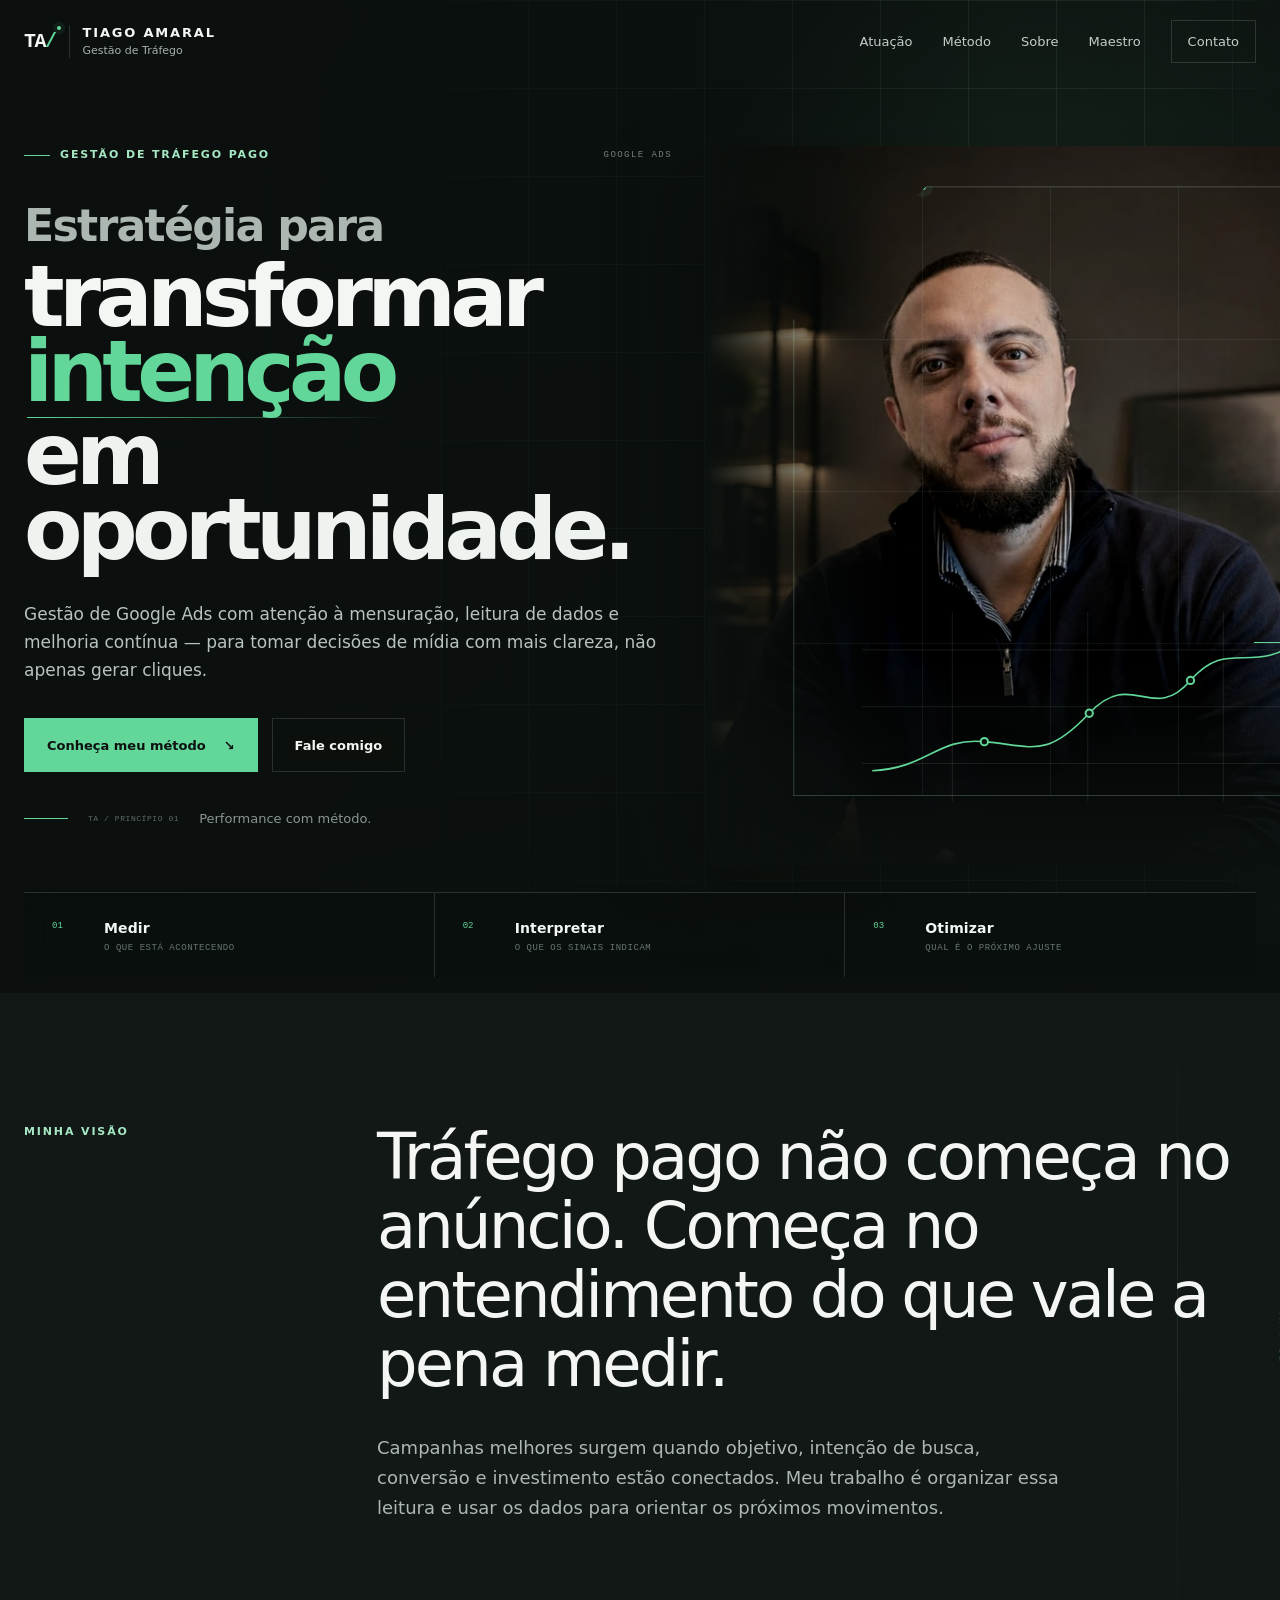
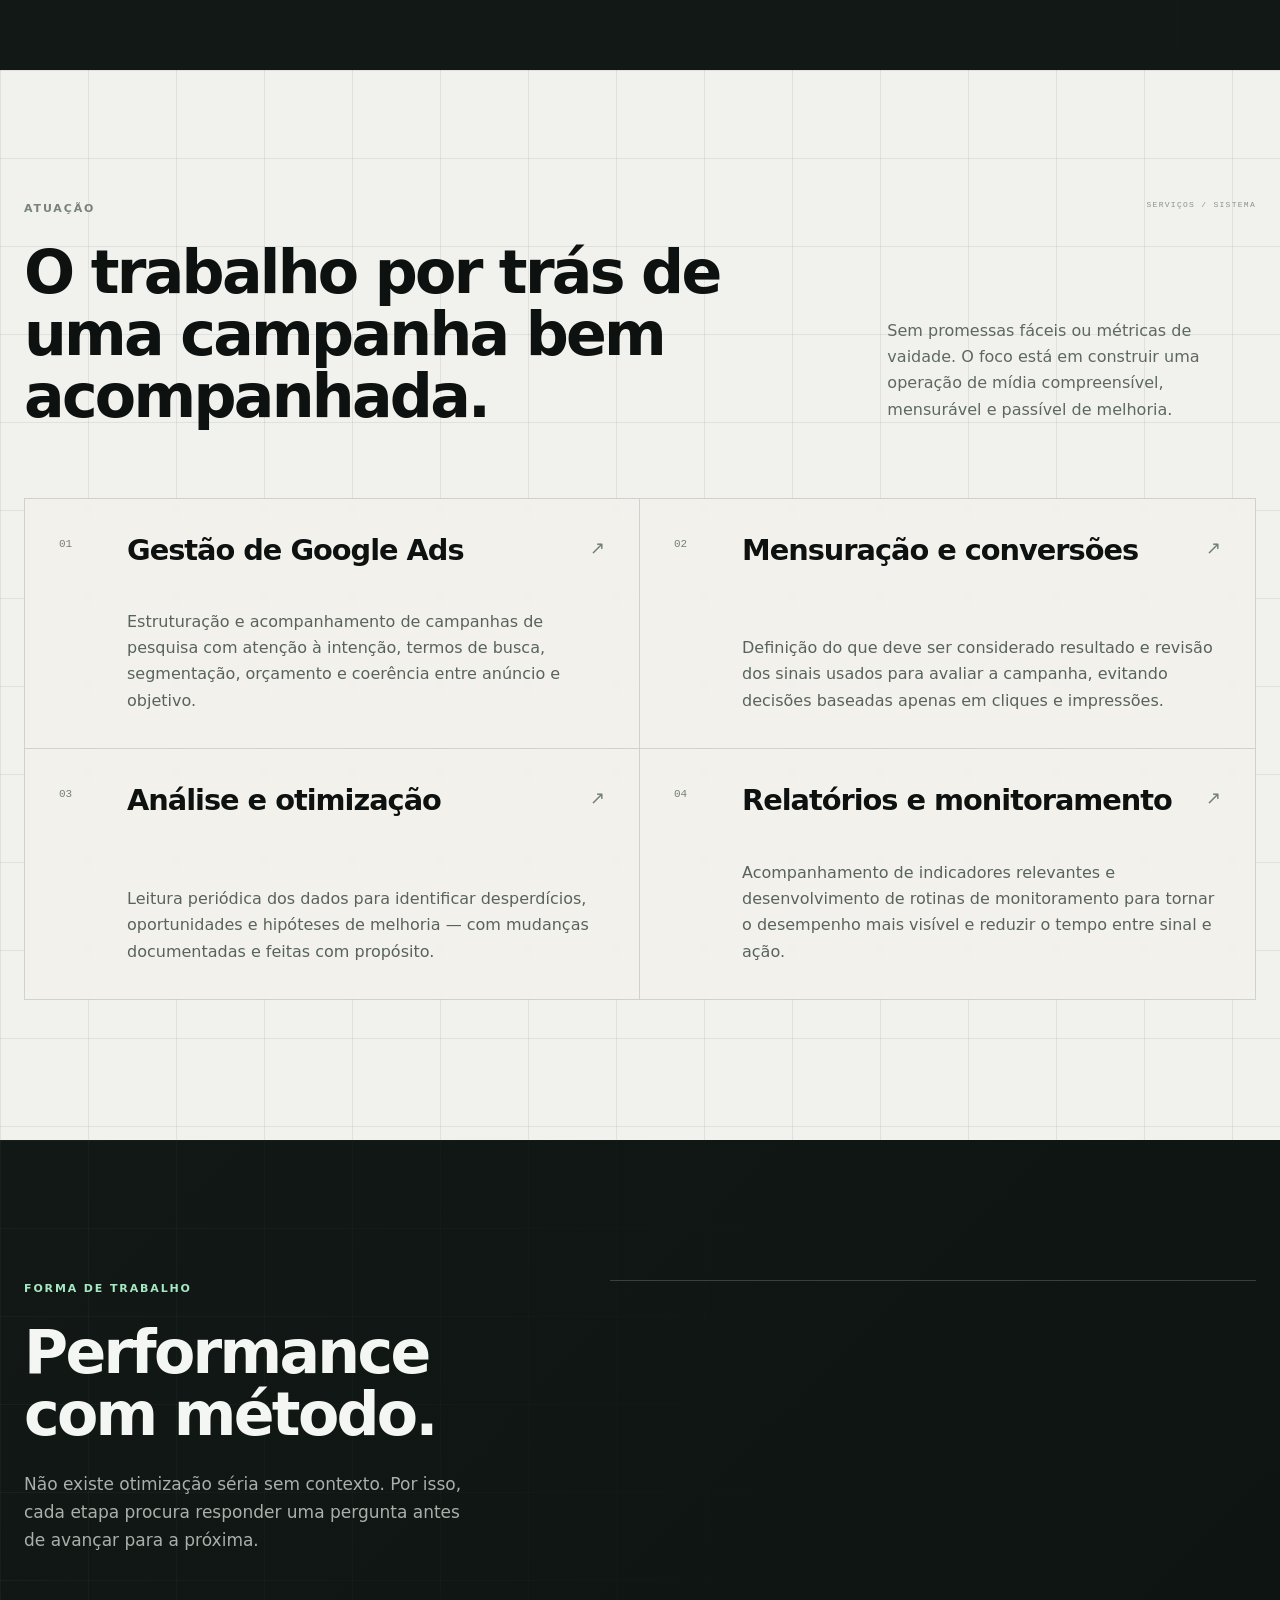
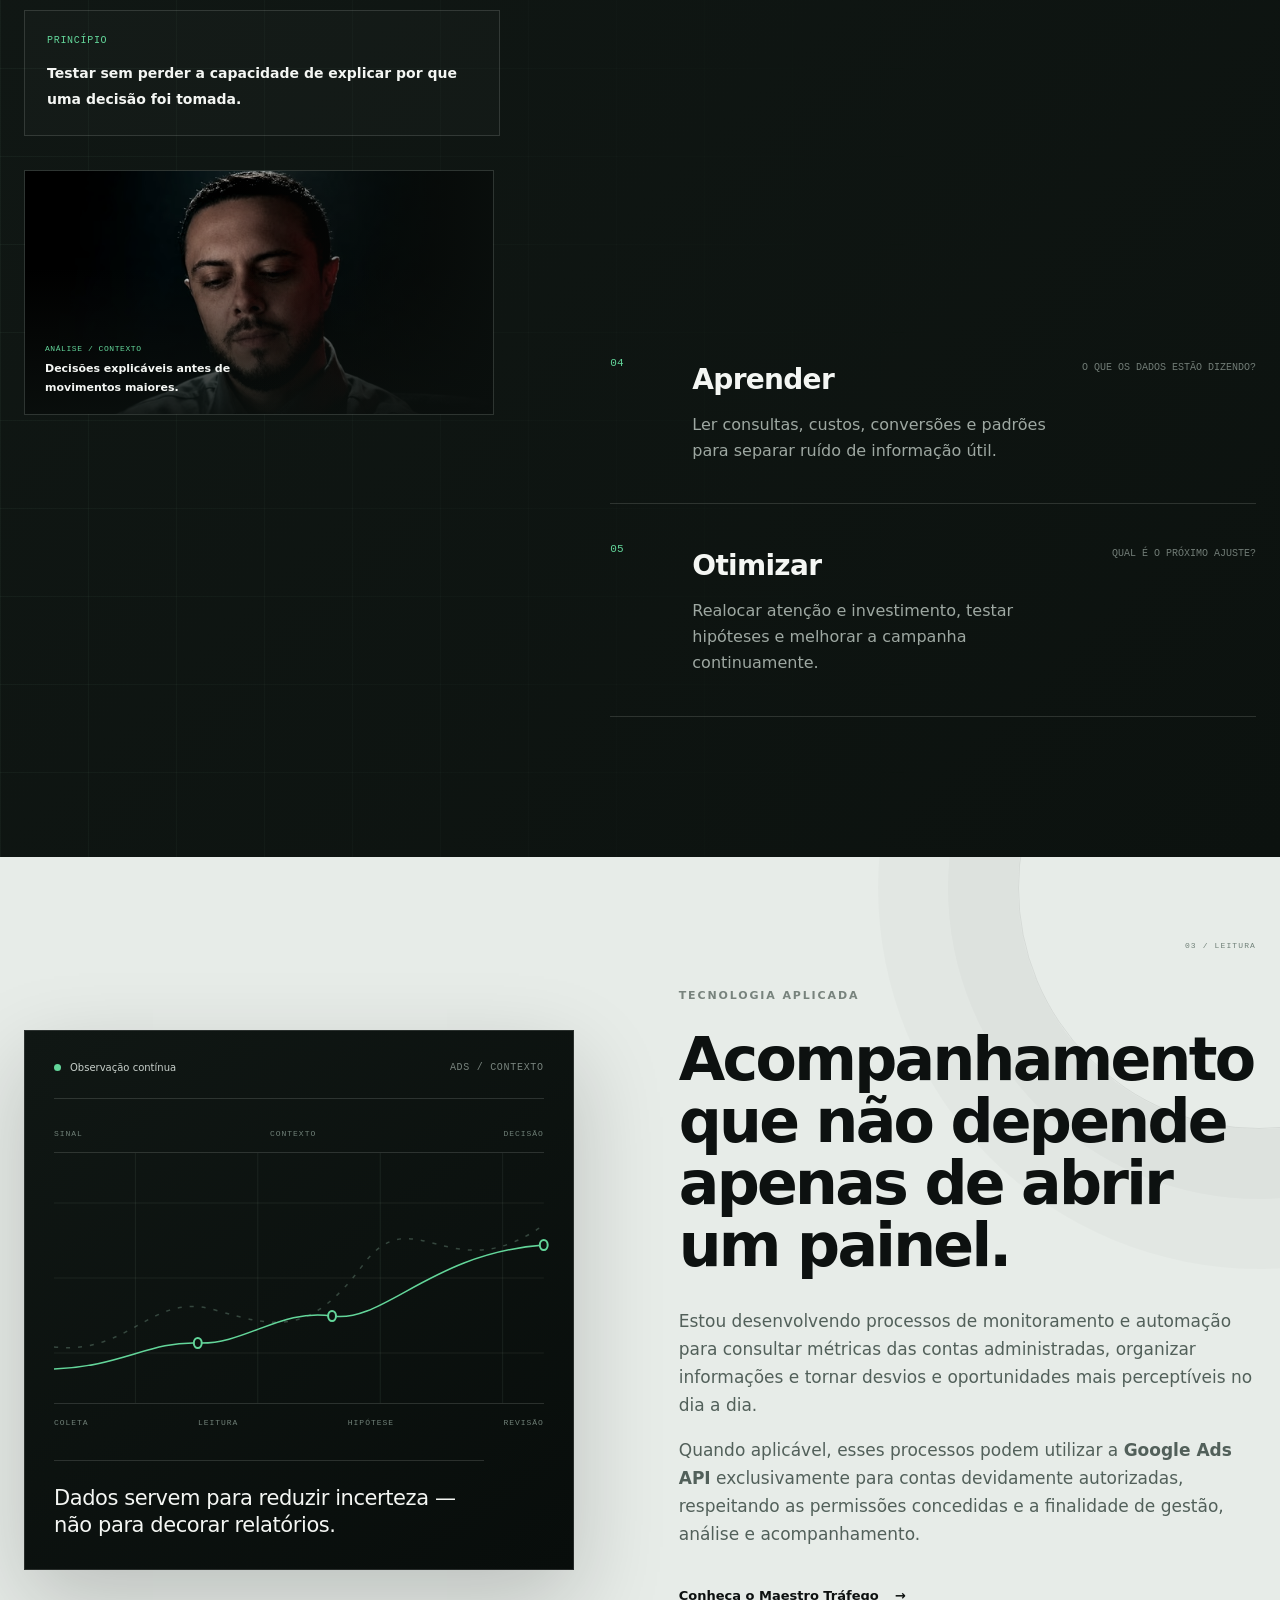
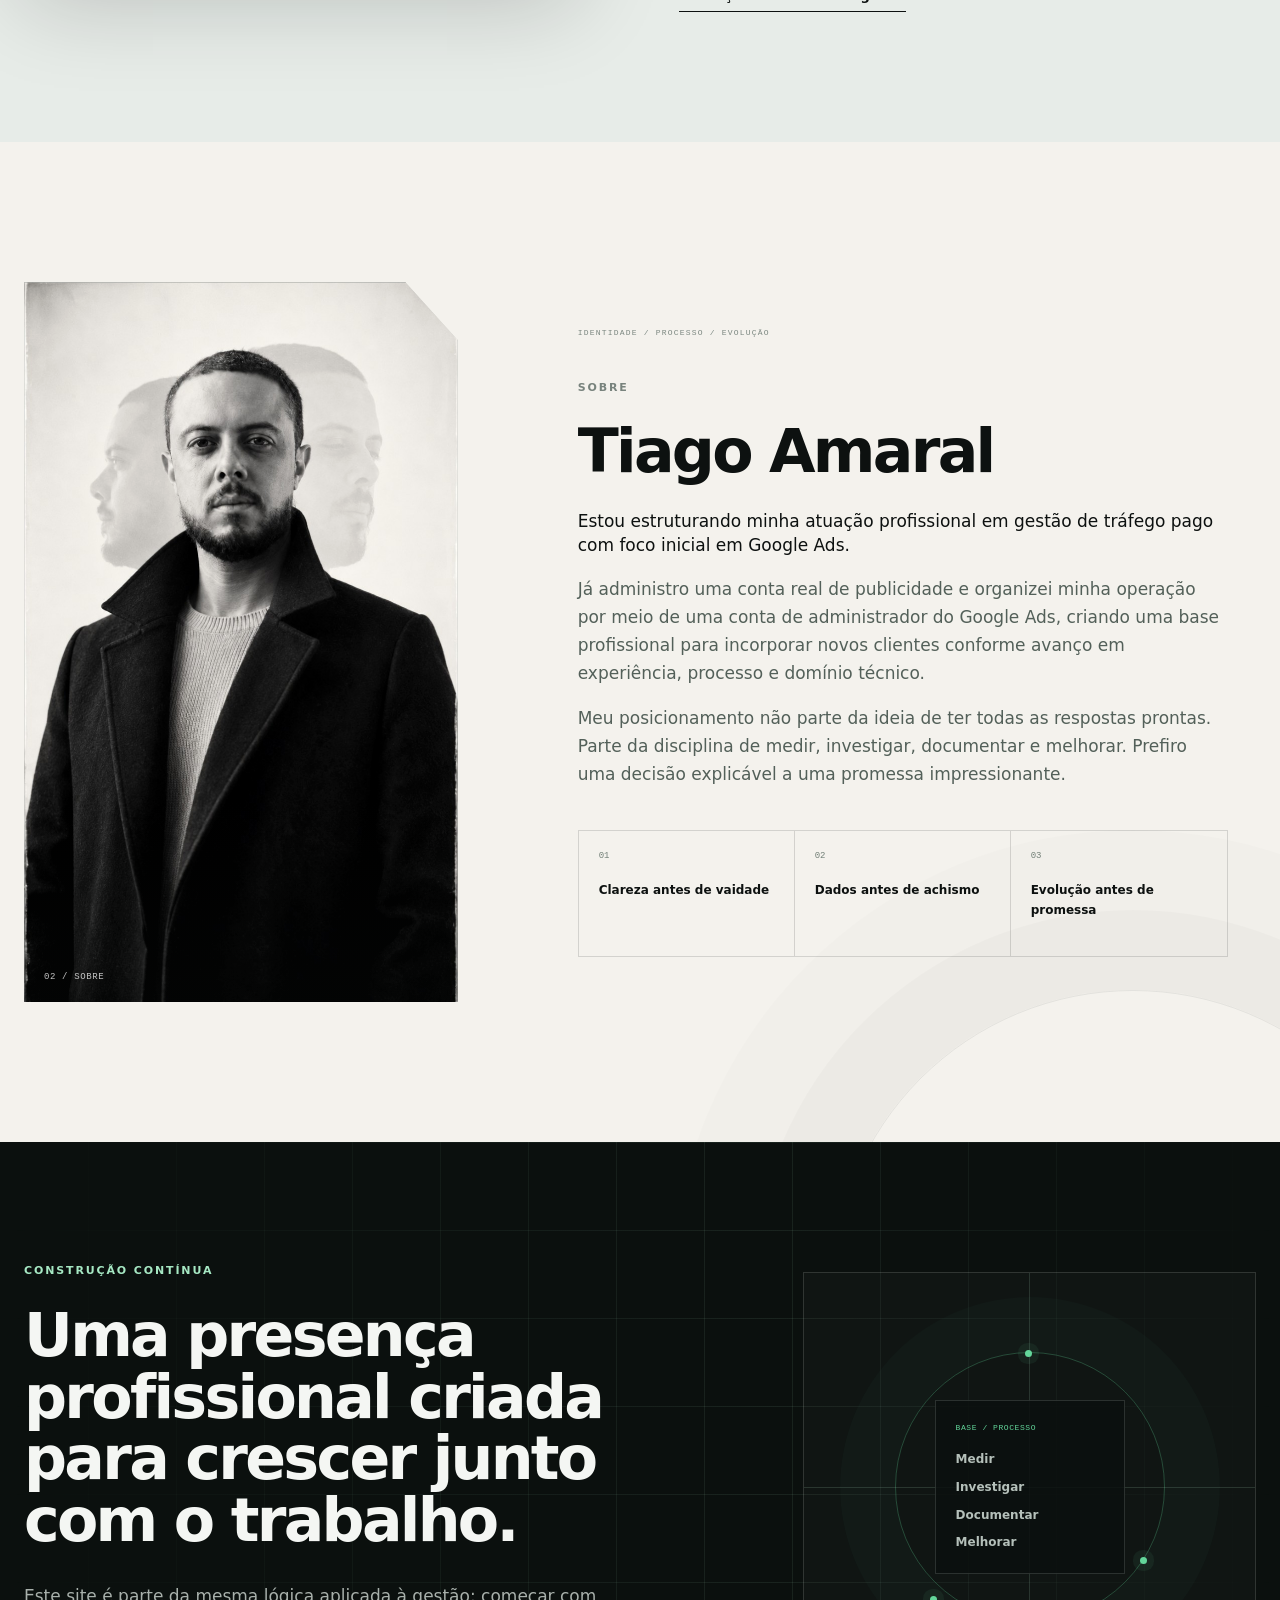
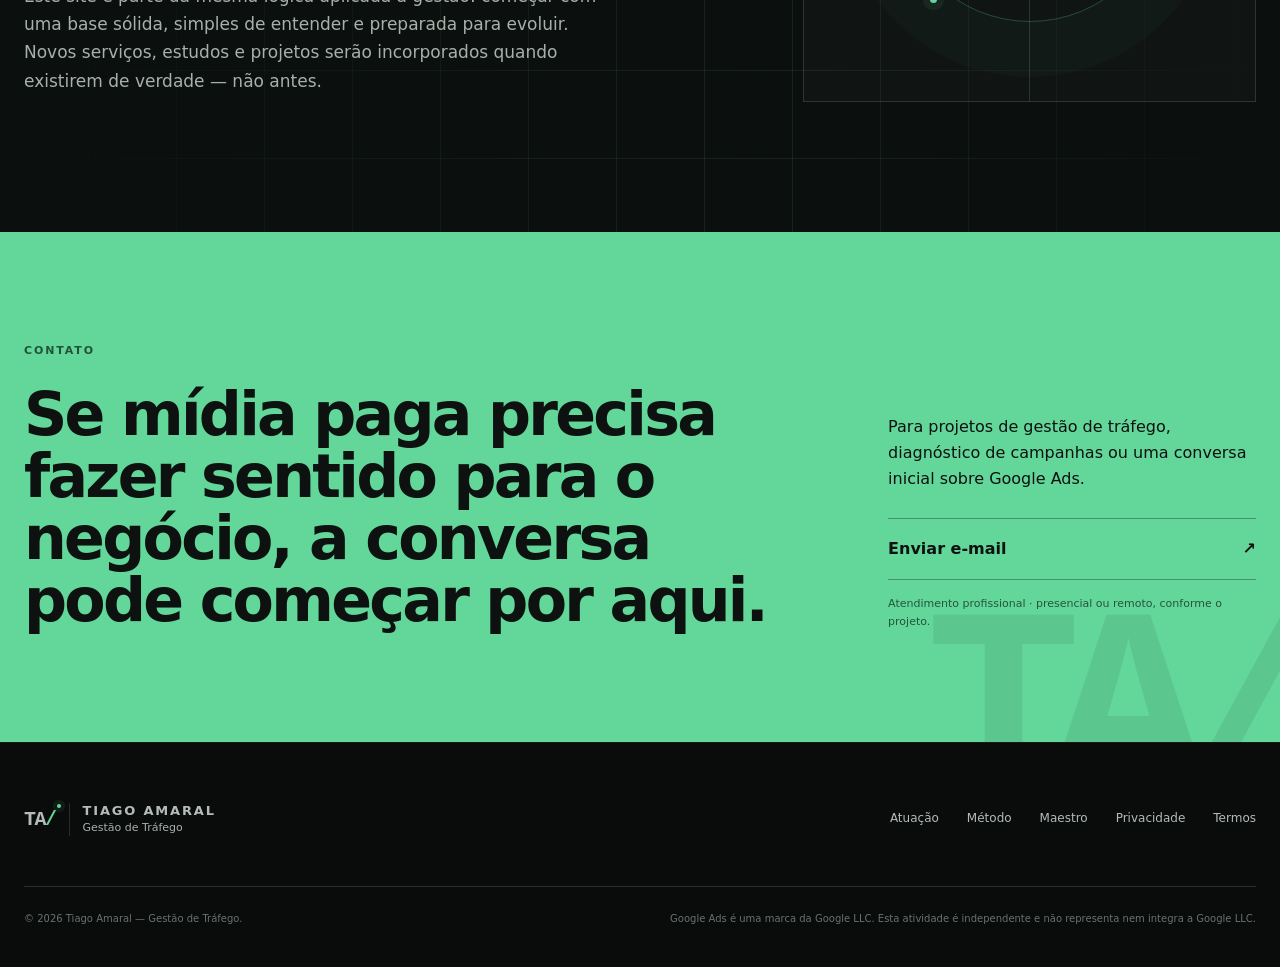
<file: index.html>
<!doctype html>
<html lang="pt-BR">
<head>
  <meta charset="utf-8">
  <meta name="viewport" content="width=device-width, initial-scale=1">
  <meta name="color-scheme" content="dark light">
  <meta name="theme-color" content="#0d1110">
  <title>Tiago Amaral — Gestão de Tráfego Pago | Google Ads</title>
  <meta name="description" content="Gestão de tráfego pago com foco em Google Ads, mensuração, análise, otimização e monitoramento. Estratégia orientada por dados, clareza e método.">
  <meta name="author" content="Tiago Amaral">
  <meta name="robots" content="index,follow,max-image-preview:large">
  <link rel="canonical" href="https://tibram.com.br/">
  <meta property="og:type" content="website">
  <meta property="og:locale" content="pt_BR">
  <meta property="og:title" content="Tiago Amaral — Gestão de Tráfego Pago">
  <meta property="og:description" content="Google Ads, mensuração, otimização e monitoramento com estratégia e método.">
  <meta property="og:url" content="https://tibram.com.br/">
  <meta property="og:image" content="https://tibram.com.br/assets/images/og-image.jpg">
  <meta property="og:image:width" content="1200">
  <meta property="og:image:height" content="630">
  <meta name="twitter:card" content="summary_large_image">
  <link rel="icon" href="favicon.svg" type="image/svg+xml">
  <link rel="stylesheet" href="css/style.css">
  <link rel="stylesheet" href="css/redesign.css">
  <script defer src="js/main.js"></script>
</head>
<body>
  <a class="skip-link" href="#conteudo">Ir para o conteúdo</a>

  <header class="site-header" data-header>
    <div class="container nav-wrap">
      <a class="brand" href="#inicio" aria-label="Tiago Amaral — início">
        <span class="brand-mark" aria-hidden="true">TA<span>/</span></span>
        <span class="brand-copy"><strong>Tiago Amaral</strong><small>Gestão de Tráfego</small></span>
      </a>
      <button class="nav-toggle" type="button" aria-expanded="false" aria-controls="menu-principal" data-nav-toggle>
        <span class="sr-only">Abrir menu</span><span></span><span></span>
      </button>
      <nav id="menu-principal" class="nav" aria-label="Navegação principal" data-nav>
        <a href="#servicos">Atuação</a>
        <a href="#metodo">Método</a>
        <a href="#sobre">Sobre</a>
        <a href="maestro.html">Maestro</a>
        <a href="#contato" class="nav-cta">Contato</a>
      </nav>
    </div>
  </header>

  <main id="conteudo">
    <section class="hero hero-v2" id="inicio" aria-labelledby="hero-title">
      <div class="hero-grid container">
        <div class="hero-copy reveal">
          <div class="eyebrow"><span></span> Gestão de tráfego pago <small>Google Ads</small></div>
          <h1 id="hero-title"><span>Estratégia para</span> transformar <em>intenção</em> <span>em oportunidade.</span></h1>
          <p class="hero-lead">Gestão de Google Ads com atenção à mensuração, leitura de dados e melhoria contínua — para tomar decisões de mídia com mais clareza, não apenas gerar cliques.</p>
          <div class="hero-actions">
            <a class="btn btn-primary" href="#metodo">Conheça meu método <span aria-hidden="true">↘</span></a>
            <a class="btn btn-ghost" href="#contato">Fale comigo</a>
          </div>
          <p class="hero-signature"><span class="mono">TA / PRINCÍPIO 01</span> Performance com método.</p>
        </div>
        <div class="hero-visual reveal reveal-delay" aria-label="Retrato profissional de Tiago Amaral integrado a uma composição abstrata de dados">
          <div class="hero-grid-lines" aria-hidden="true"></div>
          <div class="hero-photo">
            <picture>
              <source type="image/avif" srcset="assets/images/tiago-amaral-hero-v2-640.avif 640w, assets/images/tiago-amaral-hero-v2-900.avif 900w" sizes="(max-width: 760px) 92vw, (max-width: 980px) 70vw, 43vw">
              <source type="image/webp" srcset="assets/images/tiago-amaral-hero-v2-640.webp 640w, assets/images/tiago-amaral-hero-v2-900.webp 900w" sizes="(max-width: 760px) 92vw, (max-width: 980px) 70vw, 43vw">
              <img src="assets/images/tiago-amaral-hero-v2-900.webp" width="900" height="1396" alt="Tiago Amaral sentado à mesa em ambiente profissional" fetchpriority="high">
            </picture>
          </div>
          <svg class="performance-curve" viewBox="0 0 620 260" role="img" aria-label="Curva abstrata representando observação e evolução de desempenho">
            <path class="curve-grid" d="M0 52H620M0 130H620M0 208H620M124 0V260M310 0V260M496 0V260"/>
            <path class="curve-line" d="M14 218 C92 214 102 172 168 178 S253 202 312 139 S398 155 451 94 S536 91 605 36"/>
            <circle cx="168" cy="178" r="5"/><circle cx="312" cy="139" r="5"/><circle cx="451" cy="94" r="5"/><circle cx="605" cy="36" r="5"/>
          </svg>
          <div class="hero-index mono" aria-hidden="true"><span>01</span><span>PERFORMANCE / MÉTODO</span></div>
        </div>
      </div>
      <ol class="hero-markers container" aria-label="Princípios do processo de gestão">
        <li><span>01</span><strong>Medir</strong><small>O que está acontecendo</small></li>
        <li><span>02</span><strong>Interpretar</strong><small>O que os sinais indicam</small></li>
        <li><span>03</span><strong>Otimizar</strong><small>Qual é o próximo ajuste</small></li>
      </ol>
    </section>

    <section class="statement section-dark" aria-labelledby="statement-title">
      <div class="container statement-grid reveal">
        <p class="section-kicker">Minha visão</p>
        <div>
          <h2 id="statement-title">Tráfego pago não começa no anúncio. Começa no entendimento do que vale a pena medir.</h2>
          <p>Campanhas melhores surgem quando objetivo, intenção de busca, conversão e investimento estão conectados. Meu trabalho é organizar essa leitura e usar os dados para orientar os próximos movimentos.</p>
        </div>
      </div>
    </section>

    <section class="services section-light" id="servicos" aria-labelledby="services-title">
      <div class="container">
        <div class="section-head reveal">
          <div><p class="section-kicker">Atuação</p><h2 id="services-title">O trabalho por trás de uma campanha bem acompanhada.</h2></div>
          <p>Sem promessas fáceis ou métricas de vaidade. O foco está em construir uma operação de mídia compreensível, mensurável e passível de melhoria.</p>
        </div>
        <div class="service-list">
          <article class="service-item reveal"><span class="service-no">01</span><h3>Gestão de Google Ads</h3><p>Estruturação e acompanhamento de campanhas de pesquisa com atenção à intenção, termos de busca, segmentação, orçamento e coerência entre anúncio e objetivo.</p><span class="service-arrow" aria-hidden="true">↗</span></article>
          <article class="service-item reveal"><span class="service-no">02</span><h3>Mensuração e conversões</h3><p>Definição do que deve ser considerado resultado e revisão dos sinais usados para avaliar a campanha, evitando decisões baseadas apenas em cliques e impressões.</p><span class="service-arrow" aria-hidden="true">↗</span></article>
          <article class="service-item reveal"><span class="service-no">03</span><h3>Análise e otimização</h3><p>Leitura periódica dos dados para identificar desperdícios, oportunidades e hipóteses de melhoria — com mudanças documentadas e feitas com propósito.</p><span class="service-arrow" aria-hidden="true">↗</span></article>
          <article class="service-item reveal"><span class="service-no">04</span><h3>Relatórios e monitoramento</h3><p>Acompanhamento de indicadores relevantes e desenvolvimento de rotinas de monitoramento para tornar o desempenho mais visível e reduzir o tempo entre sinal e ação.</p><span class="service-arrow" aria-hidden="true">↗</span></article>
        </div>
      </div>
    </section>

    <section class="method section-dark" id="metodo" aria-labelledby="method-title">
      <div class="container method-grid">
        <div class="method-intro reveal">
          <p class="section-kicker">Forma de trabalho</p>
          <h2 id="method-title">Performance com método.</h2>
          <p>Não existe otimização séria sem contexto. Por isso, cada etapa procura responder uma pergunta antes de avançar para a próxima.</p>
          <div class="method-note"><span class="mono">PRINCÍPIO</span><strong>Testar sem perder a capacidade de explicar por que uma decisão foi tomada.</strong></div>
          <figure class="method-portrait">
            <picture>
              <source type="image/avif" srcset="assets/images/tiago-amaral-metodo-v2-600.avif 600w, assets/images/tiago-amaral-metodo-v2-900.avif 900w" sizes="(max-width: 980px) 82vw, 34vw">
              <source type="image/webp" srcset="assets/images/tiago-amaral-metodo-v2-600.webp 600w, assets/images/tiago-amaral-metodo-v2-900.webp 900w" sizes="(max-width: 980px) 82vw, 34vw">
              <img src="assets/images/tiago-amaral-metodo-v2-900.webp" width="900" height="1125" loading="lazy" alt="Tiago Amaral concentrado durante uma análise">
            </picture>
            <figcaption><span class="mono">ANÁLISE / CONTEXTO</span><strong>Decisões explicáveis antes de movimentos maiores.</strong></figcaption>
          </figure>
        </div>
        <ol class="method-steps">
          <li class="reveal"><span>01</span><div><h3>Entender</h3><p>Objetivo, oferta, público, região, operação comercial e o que caracteriza uma oportunidade real.</p></div><small>O que precisamos gerar?</small></li>
          <li class="reveal"><span>02</span><div><h3>Estruturar</h3><p>Organizar campanhas, segmentações, palavras-chave, anúncios e orçamento de maneira coerente com o objetivo.</p></div><small>Como vamos buscar?</small></li>
          <li class="reveal"><span>03</span><div><h3>Medir</h3><p>Definir e validar conversões e sinais que permitam interpretar o que está acontecendo de fato.</p></div><small>O que conta como resultado?</small></li>
          <li class="reveal"><span>04</span><div><h3>Aprender</h3><p>Ler consultas, custos, conversões e padrões para separar ruído de informação útil.</p></div><small>O que os dados estão dizendo?</small></li>
          <li class="reveal"><span>05</span><div><h3>Otimizar</h3><p>Realocar atenção e investimento, testar hipóteses e melhorar a campanha continuamente.</p></div><small>Qual é o próximo ajuste?</small></li>
        </ol>
      </div>
    </section>

    <section class="technology section-mist" aria-labelledby="tech-title">
      <div class="container tech-grid">
        <div class="tech-visual reveal">
          <div class="tech-panel observation-panel">
            <div class="tech-panel-top"><span class="status"><i></i> Observação contínua</span><span class="mono">ADS / CONTEXTO</span></div>
            <div class="observation-map" aria-hidden="true">
              <div class="observation-axis"><span>SINAL</span><span>CONTEXTO</span><span>DECISÃO</span></div>
              <svg viewBox="0 0 620 250" preserveAspectRatio="none">
                <path class="map-grid" d="M0 50H620M0 125H620M0 200H620M103 0V250M258 0V250M413 0V250M568 0V250"/>
                <path class="map-path map-path-muted" d="M0 194 C98 202 123 138 204 157 S326 181 391 112 S501 139 620 72"/>
                <path class="map-path" d="M0 216 C82 214 122 188 182 190 S287 155 352 163 S477 100 620 92"/>
                <circle cx="182" cy="190" r="5"/><circle cx="352" cy="163" r="5"/><circle cx="620" cy="92" r="5"/>
              </svg>
              <div class="observation-events"><span>coleta</span><span>leitura</span><span>hipótese</span><span>revisão</span></div>
            </div>
            <p>Dados servem para reduzir incerteza — não para decorar relatórios.</p>
          </div>
        </div>
        <div class="tech-copy reveal">
          <p class="section-kicker">Tecnologia aplicada</p>
          <h2 id="tech-title">Acompanhamento que não depende apenas de abrir um painel.</h2>
          <p>Estou desenvolvendo processos de monitoramento e automação para consultar métricas das contas administradas, organizar informações e tornar desvios e oportunidades mais perceptíveis no dia a dia.</p>
          <p>Quando aplicável, esses processos podem utilizar a <strong>Google Ads API</strong> exclusivamente para contas devidamente autorizadas, respeitando as permissões concedidas e a finalidade de gestão, análise e acompanhamento.</p>
          <a class="text-link" href="maestro.html">Conheça o Maestro Tráfego <span aria-hidden="true">→</span></a>
        </div>
      </div>
    </section>

    <section class="about section-light" id="sobre" aria-labelledby="about-title">
      <div class="container about-grid">
        <div class="about-photo about-photo-v2 reveal">
         <picture>
  <img src="assets/images/tiago-amaral-sobre-novo.png"
       loading="lazy"
       alt="Retrato editorial em preto e branco de Tiago Amaral">
</picture>
          <span class="image-index mono" aria-hidden="true">02 / SOBRE</span>
        </div>
        <div class="about-copy reveal">
          <p class="section-kicker">Sobre</p>
          <h2 id="about-title">Tiago Amaral</h2>
          <p class="about-lead">Estou estruturando minha atuação profissional em gestão de tráfego pago com foco inicial em Google Ads.</p>
          <p>Já administro uma conta real de publicidade e organizei minha operação por meio de uma conta de administrador do Google Ads, criando uma base profissional para incorporar novos clientes conforme avanço em experiência, processo e domínio técnico.</p>
          <p>Meu posicionamento não parte da ideia de ter todas as respostas prontas. Parte da disciplina de medir, investigar, documentar e melhorar. Prefiro uma decisão explicável a uma promessa impressionante.</p>
          <div class="principles" aria-label="Princípios de trabalho"><span><small>01</small> Clareza antes de vaidade</span><span><small>02</small> Dados antes de achismo</span><span><small>03</small> Evolução antes de promessa</span></div>
        </div>
      </div>
    </section>

    <section class="context section-dark" aria-labelledby="context-title">
      <div class="container context-grid">
        <div class="context-copy reveal"><p class="section-kicker">Construção contínua</p><h2 id="context-title">Uma presença profissional criada para crescer junto com o trabalho.</h2><p>Este site é parte da mesma lógica aplicada à gestão: começar com uma base sólida, simples de entender e preparada para evoluir. Novos serviços, estudos e projetos serão incorporados quando existirem de verdade — não antes.</p></div>
        <div class="context-system reveal" aria-hidden="true"><span class="context-orbit"></span><span class="context-point point-a"></span><span class="context-point point-b"></span><span class="context-point point-c"></span><div><small class="mono">BASE / PROCESSO</small><strong>Medir</strong><strong>Investigar</strong><strong>Documentar</strong><strong>Melhorar</strong></div></div>
      </div>
    </section>

    <section class="contact section-accent" id="contato" aria-labelledby="contact-title">
      <div class="container contact-grid reveal">
        <div><p class="section-kicker">Contato</p><h2 id="contact-title">Se mídia paga precisa fazer sentido para o negócio, a conversa pode começar por aqui.</h2></div>
        <div class="contact-side">
          <p>Para projetos de gestão de tráfego, diagnóstico de campanhas ou uma conversa inicial sobre Google Ads.</p>
          <!-- Substitua o endereço abaixo pelo seu e-mail profissional antes da publicação. -->
          <a class="contact-link" href="mailto:tiago_bruno@msn.com">Enviar e-mail <span aria-hidden="true">↗</span></a>
          <small class="contact-hint">Atendimento profissional · presencial ou remoto, conforme o projeto.</small>
        </div>
      </div>
    </section>
  </main>

  <footer class="site-footer">
    <div class="container footer-top">
      <a class="brand brand-footer" href="#inicio"><span class="brand-mark" aria-hidden="true">TA<span>/</span></span><span class="brand-copy"><strong>Tiago Amaral</strong><small>Gestão de Tráfego</small></span></a>
      <div class="footer-links"><a href="#servicos">Atuação</a><a href="#metodo">Método</a><a href="maestro.html">Maestro</a><a href="privacy.html">Privacidade</a><a href="terms.html">Termos</a></div>
    </div>
    <div class="container footer-bottom"><p>© <span data-year></span> Tiago Amaral — Gestão de Tráfego.</p><p>Google Ads é uma marca da Google LLC. Esta atividade é independente e não representa nem integra a Google LLC.</p></div>
  </footer>
</body>
</html>
</file>
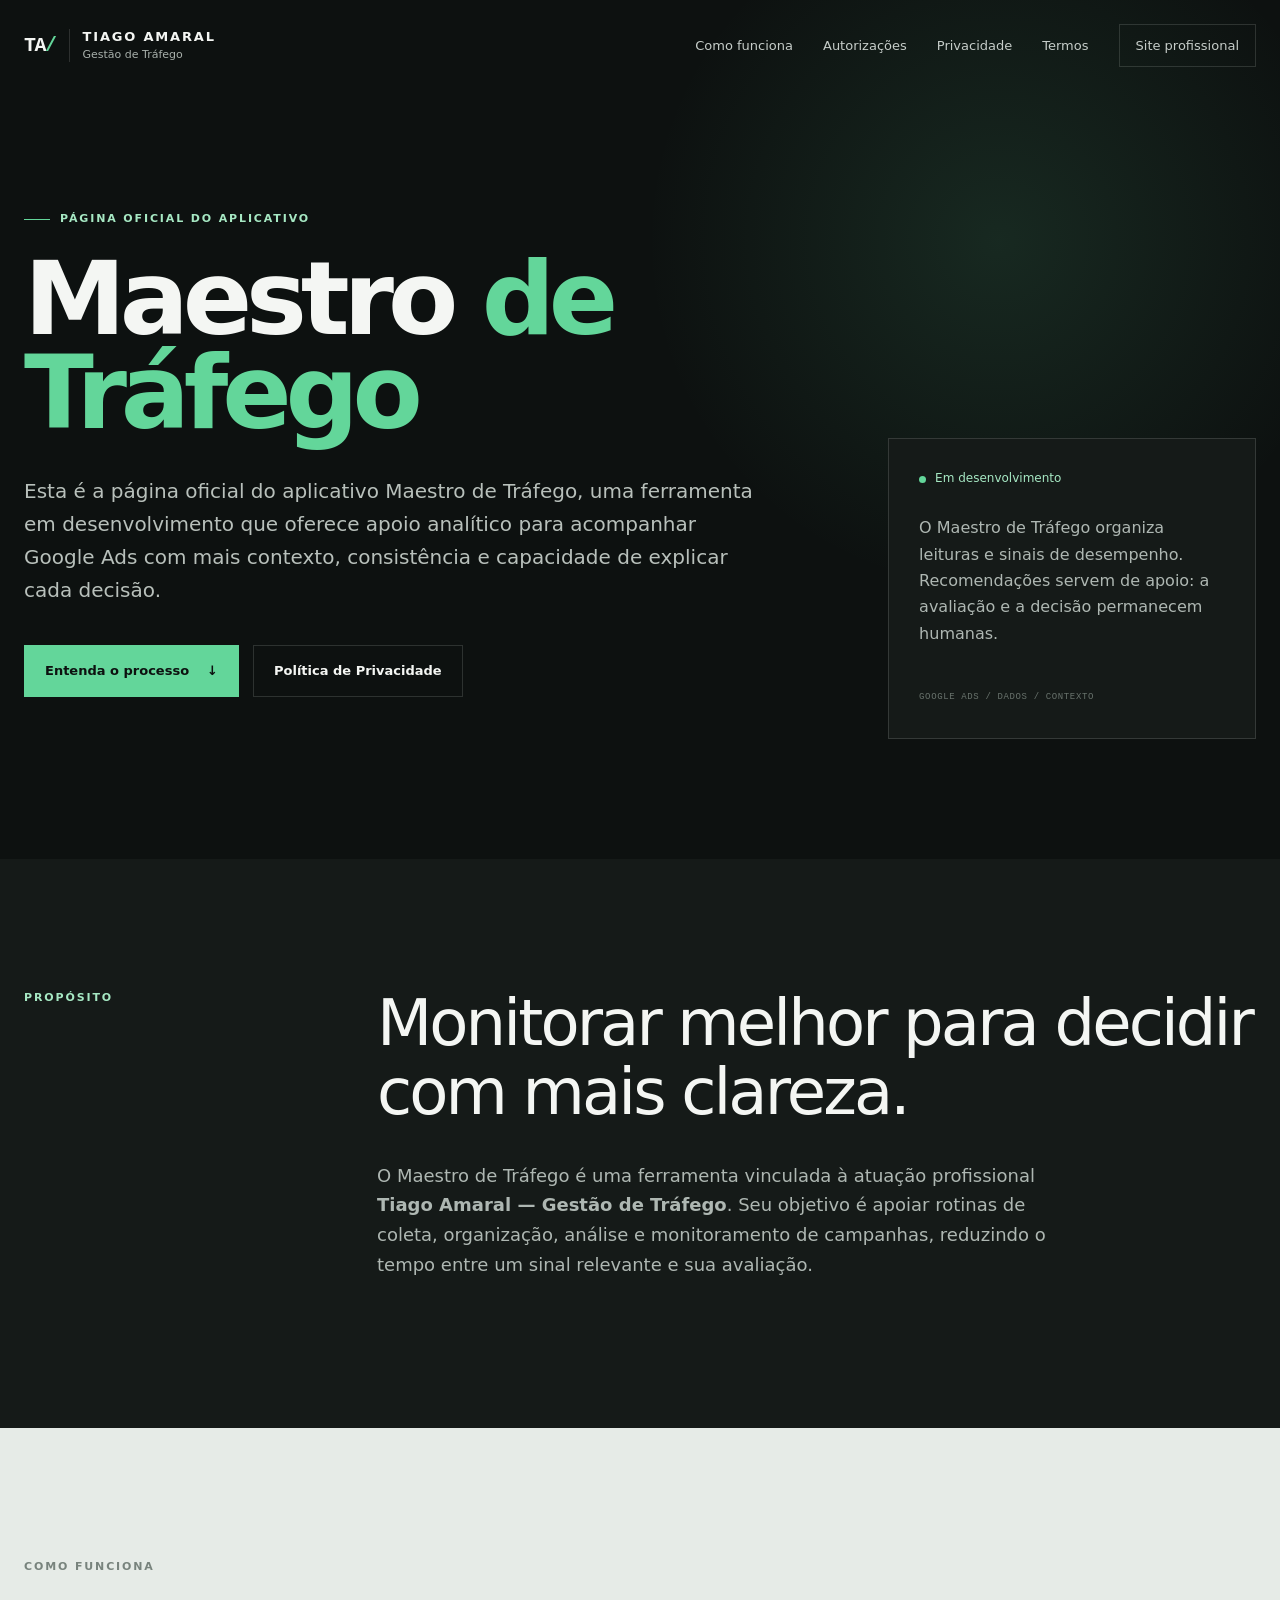
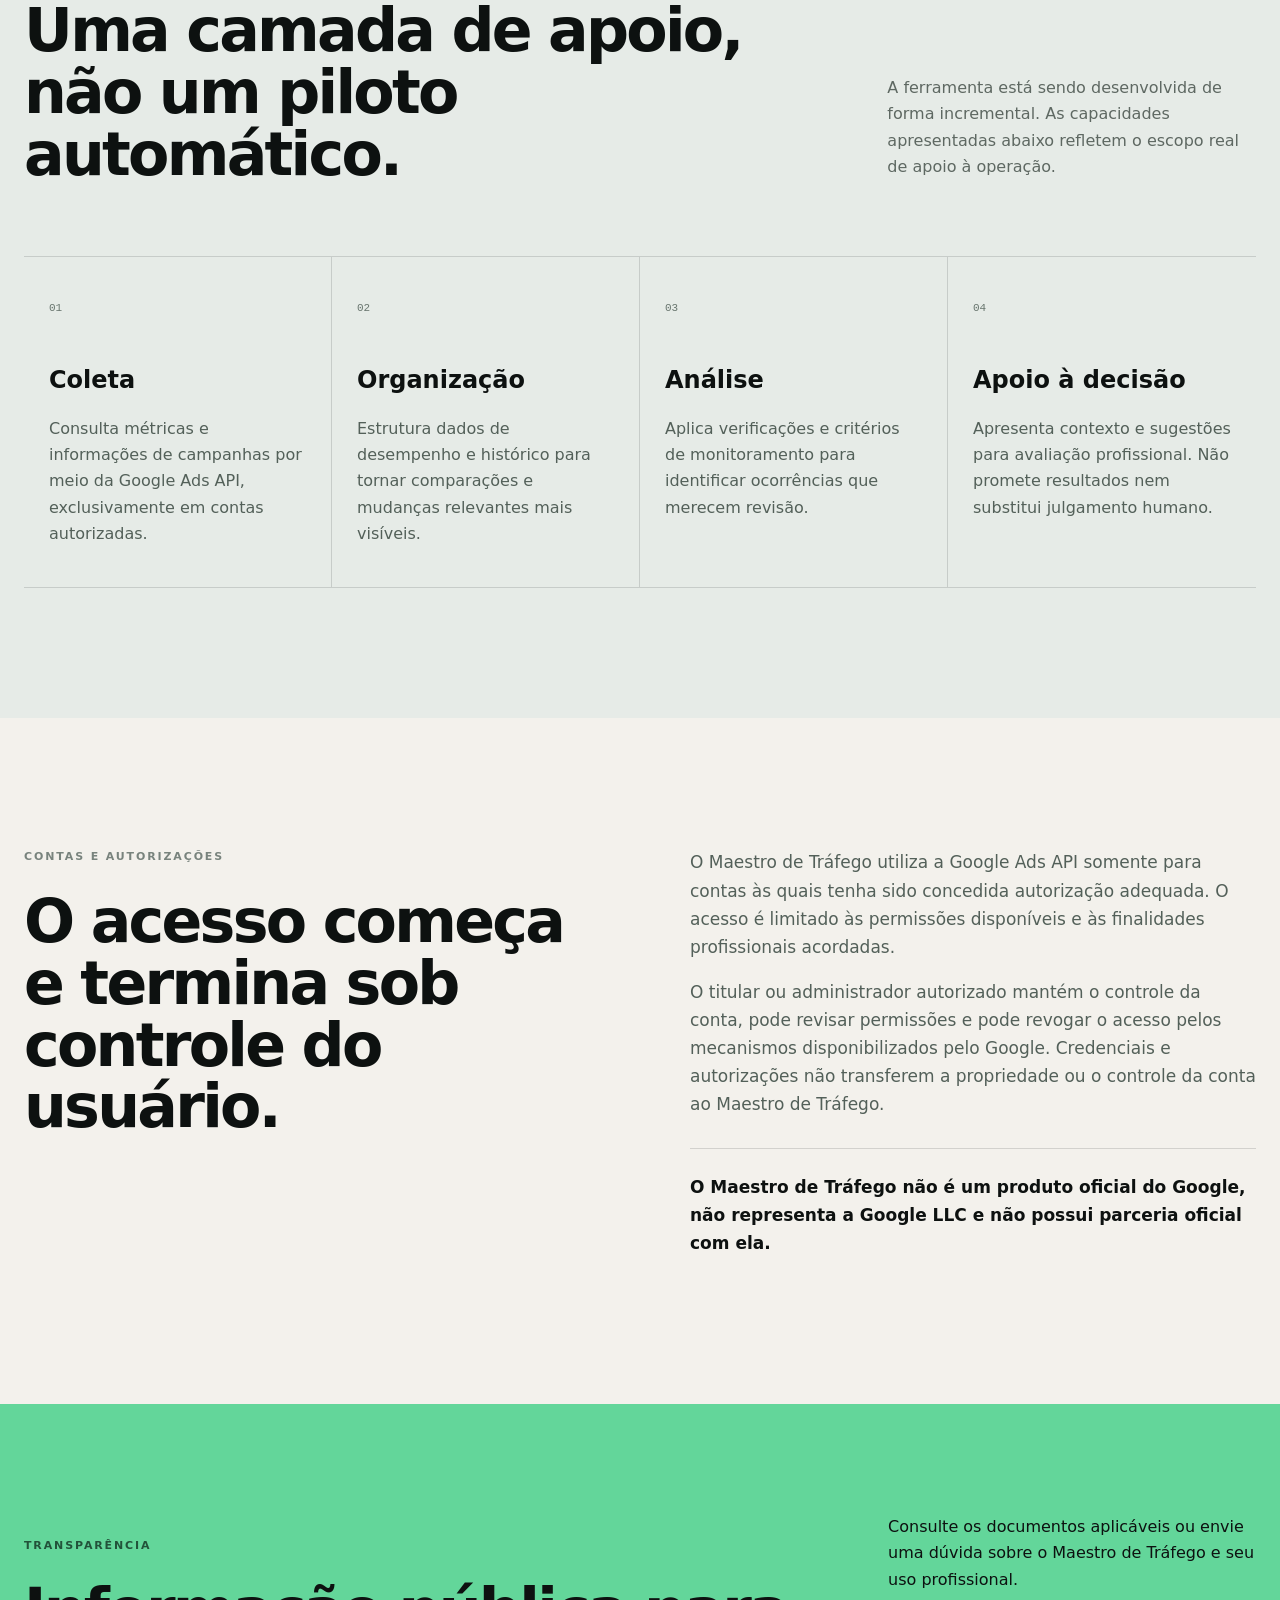
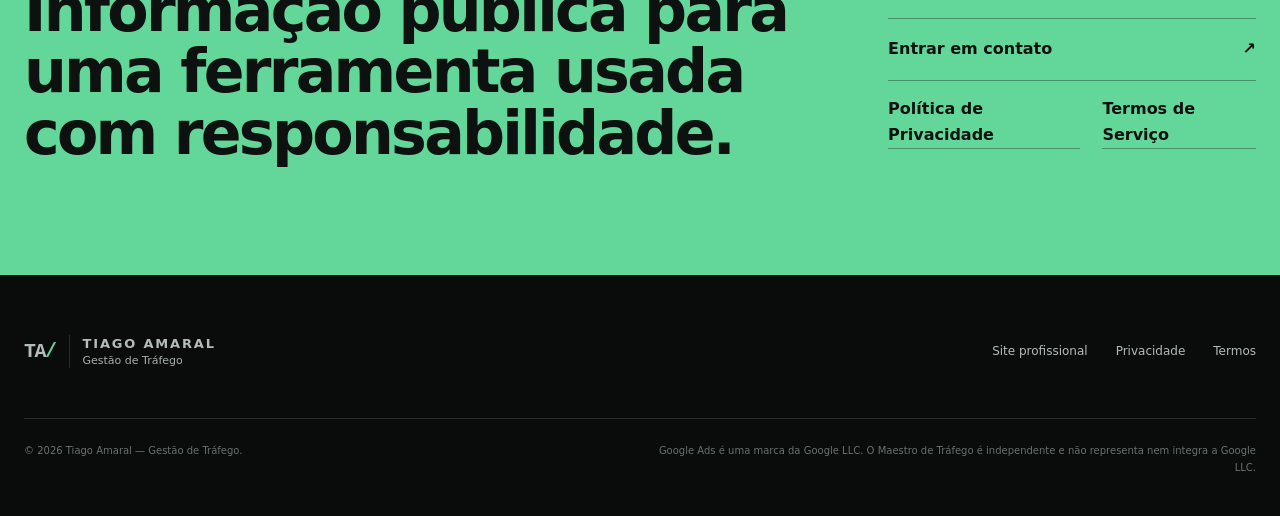
<file: maestro.html>
<!doctype html>
<html lang="pt-BR">
<head>
  <meta charset="utf-8">
  <meta name="viewport" content="width=device-width, initial-scale=1">
  <meta name="color-scheme" content="dark light">
  <meta name="theme-color" content="#0d1110">
  <title>Maestro de Tráfego — Aplicativo de Apoio à Gestão de Google Ads</title>
  <meta name="description" content="Página oficial do aplicativo Maestro de Tráfego, ferramenta em desenvolvimento para coleta, análise e monitoramento de contas Google Ads autorizadas.">
  <meta name="application-name" content="Maestro de Tráfego">
  <meta name="author" content="Tiago Amaral">
  <meta name="robots" content="index,follow,max-image-preview:large">
  <link rel="canonical" href="https://tibram.com.br/maestro.html">
  <meta property="og:type" content="website">
  <meta property="og:locale" content="pt_BR">
  <meta property="og:site_name" content="Maestro de Tráfego">
  <meta property="og:title" content="Maestro de Tráfego — Aplicativo de Apoio à Gestão de Google Ads">
  <meta property="og:description" content="Página oficial do aplicativo Maestro de Tráfego para coleta, análise e monitoramento de contas Google Ads autorizadas.">
  <meta property="og:url" content="https://tibram.com.br/maestro.html">
  <meta property="og:image" content="https://tibram.com.br/assets/images/og-image.jpg">
  <meta property="og:image:width" content="1200">
  <meta property="og:image:height" content="630">
  <meta name="twitter:card" content="summary_large_image">
  <meta name="twitter:title" content="Maestro de Tráfego — Aplicativo de Apoio à Gestão de Google Ads">
  <meta name="twitter:description" content="Página oficial do aplicativo Maestro de Tráfego para coleta, análise e monitoramento de contas Google Ads autorizadas.">
  <link rel="icon" href="favicon.svg" type="image/svg+xml">
  <link rel="stylesheet" href="css/style.css">
  <script defer src="js/main.js"></script>
</head>
<body class="product-page">
  <a class="skip-link" href="#conteudo">Ir para o conteúdo</a>
  <header class="site-header is-scrolled" data-header>
    <div class="container nav-wrap">
      <a class="brand" href="index.html" aria-label="Tiago Amaral — página inicial"><span class="brand-mark" aria-hidden="true">TA<span>/</span></span><span class="brand-copy"><strong>Tiago Amaral</strong><small>Gestão de Tráfego</small></span></a>
      <button class="nav-toggle" type="button" aria-expanded="false" aria-controls="menu-maestro" data-nav-toggle><span class="sr-only">Abrir menu</span><span></span><span></span></button>
      <nav id="menu-maestro" class="nav" aria-label="Navegação do Maestro de Tráfego" data-nav><a href="#como-funciona">Como funciona</a><a href="#autorizacoes">Autorizações</a><a href="privacy.html">Privacidade</a><a href="terms.html">Termos</a><a href="index.html" class="nav-cta">Site profissional</a></nav>
    </div>
  </header>

  <main id="conteudo">
    <section class="product-hero" aria-labelledby="maestro-title">
      <div class="container product-hero-grid">
        <div class="reveal">
          <p class="eyebrow"><span></span> Página oficial do aplicativo</p>
          <h1 id="maestro-title">Maestro <em>de Tráfego</em></h1>
          <p class="product-lead">Esta é a página oficial do aplicativo Maestro de Tráfego, uma ferramenta em desenvolvimento que oferece apoio analítico para acompanhar Google Ads com mais contexto, consistência e capacidade de explicar cada decisão.</p>
          <div class="hero-actions"><a class="btn btn-primary" href="#como-funciona">Entenda o processo <span aria-hidden="true">↓</span></a><a class="btn btn-ghost" href="privacy.html">Política de Privacidade</a></div>
        </div>
        <aside class="product-status reveal reveal-delay" aria-label="Estado atual do Maestro de Tráfego">
          <span class="status"><i></i> Em desenvolvimento</span>
          <p>O Maestro de Tráfego organiza leituras e sinais de desempenho. Recomendações servem de apoio: a avaliação e a decisão permanecem humanas.</p>
          <small class="mono">GOOGLE ADS / DADOS / CONTEXTO</small>
        </aside>
      </div>
    </section>

    <section class="statement section-dark" aria-labelledby="proposito-title">
      <div class="container statement-grid reveal"><p class="section-kicker">Propósito</p><div><h2 id="proposito-title">Monitorar melhor para decidir com mais clareza.</h2><p>O Maestro de Tráfego é uma ferramenta vinculada à atuação profissional <strong>Tiago Amaral — Gestão de Tráfego</strong>. Seu objetivo é apoiar rotinas de coleta, organização, análise e monitoramento de campanhas, reduzindo o tempo entre um sinal relevante e sua avaliação.</p></div></div>
    </section>

    <section class="product-process section-mist" id="como-funciona" aria-labelledby="process-title">
      <div class="container">
        <div class="section-head reveal"><div><p class="section-kicker">Como funciona</p><h2 id="process-title">Uma camada de apoio, não um piloto automático.</h2></div><p>A ferramenta está sendo desenvolvida de forma incremental. As capacidades apresentadas abaixo refletem o escopo real de apoio à operação.</p></div>
        <div class="product-grid">
          <article class="product-card reveal"><span>01</span><h3>Coleta</h3><p>Consulta métricas e informações de campanhas por meio da Google Ads API, exclusivamente em contas autorizadas.</p></article>
          <article class="product-card reveal"><span>02</span><h3>Organização</h3><p>Estrutura dados de desempenho e histórico para tornar comparações e mudanças relevantes mais visíveis.</p></article>
          <article class="product-card reveal"><span>03</span><h3>Análise</h3><p>Aplica verificações e critérios de monitoramento para identificar ocorrências que merecem revisão.</p></article>
          <article class="product-card reveal"><span>04</span><h3>Apoio à decisão</h3><p>Apresenta contexto e sugestões para avaliação profissional. Não promete resultados nem substitui julgamento humano.</p></article>
        </div>
      </div>
    </section>

    <section class="product-access section-light" id="autorizacoes" aria-labelledby="access-title">
      <div class="container access-grid">
        <div class="reveal"><p class="section-kicker">Contas e autorizações</p><h2 id="access-title">O acesso começa e termina sob controle do usuário.</h2></div>
        <div class="access-copy reveal"><p>O Maestro de Tráfego utiliza a Google Ads API somente para contas às quais tenha sido concedida autorização adequada. O acesso é limitado às permissões disponíveis e às finalidades profissionais acordadas.</p><p>O titular ou administrador autorizado mantém o controle da conta, pode revisar permissões e pode revogar o acesso pelos mecanismos disponibilizados pelo Google. Credenciais e autorizações não transferem a propriedade ou o controle da conta ao Maestro de Tráfego.</p><p><strong>O Maestro de Tráfego não é um produto oficial do Google, não representa a Google LLC e não possui parceria oficial com ela.</strong></p></div>
      </div>
    </section>

    <section class="contact section-accent" aria-labelledby="contact-title">
      <div class="container contact-grid reveal"><div><p class="section-kicker">Transparência</p><h2 id="contact-title">Informação pública para uma ferramenta usada com responsabilidade.</h2></div><div class="contact-side"><p>Consulte os documentos aplicáveis ou envie uma dúvida sobre o Maestro de Tráfego e seu uso profissional.</p><a class="contact-link" href="mailto:tiago_bruno@msn.com">Entrar em contato <span aria-hidden="true">↗</span></a><p class="document-links"><a href="privacy.html">Política de Privacidade</a><a href="terms.html">Termos de Serviço</a></p></div></div>
    </section>
  </main>

  <footer class="site-footer"><div class="container footer-top"><a class="brand brand-footer" href="index.html"><span class="brand-mark" aria-hidden="true">TA<span>/</span></span><span class="brand-copy"><strong>Tiago Amaral</strong><small>Gestão de Tráfego</small></span></a><div class="footer-links"><a href="index.html">Site profissional</a><a href="privacy.html">Privacidade</a><a href="terms.html">Termos</a></div></div><div class="container footer-bottom"><p>© <span data-year></span> Tiago Amaral — Gestão de Tráfego.</p><p>Google Ads é uma marca da Google LLC. O Maestro de Tráfego é independente e não representa nem integra a Google LLC.</p></div></footer>
</body>
</html>
</file>
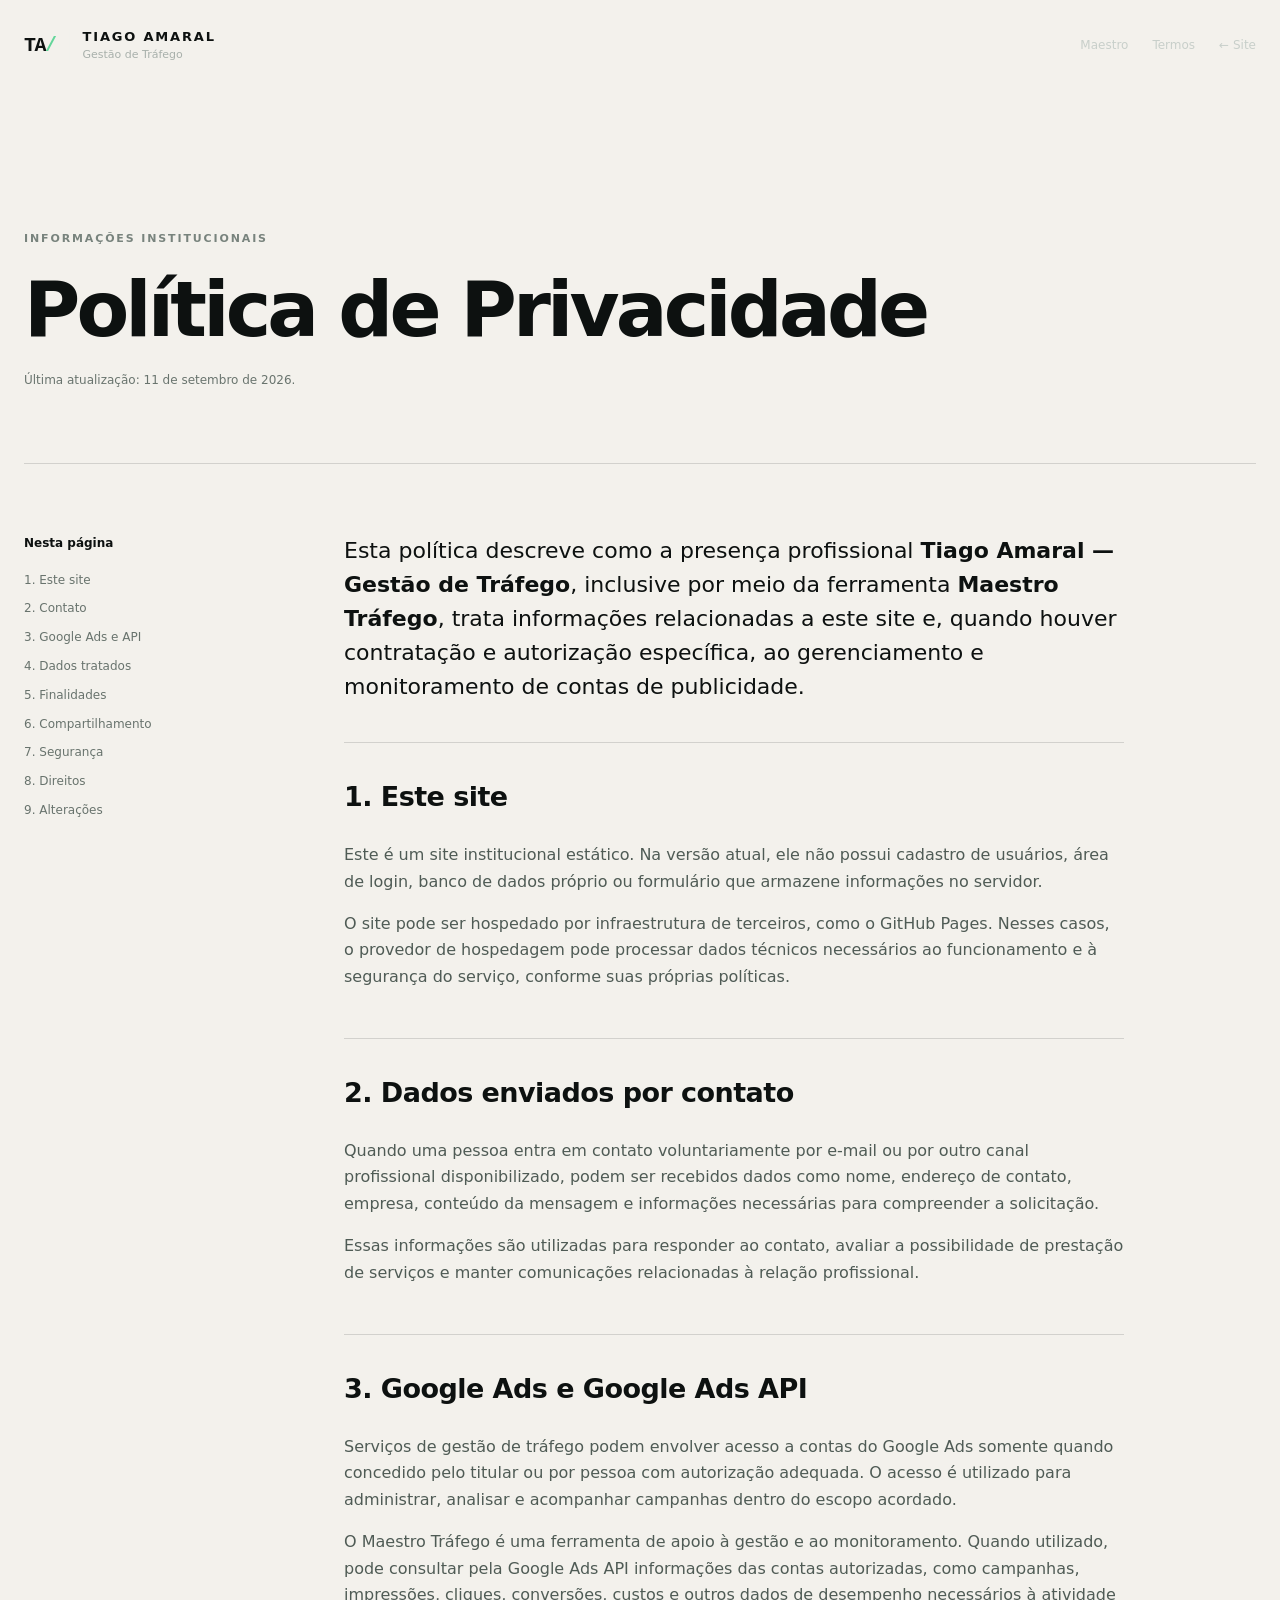
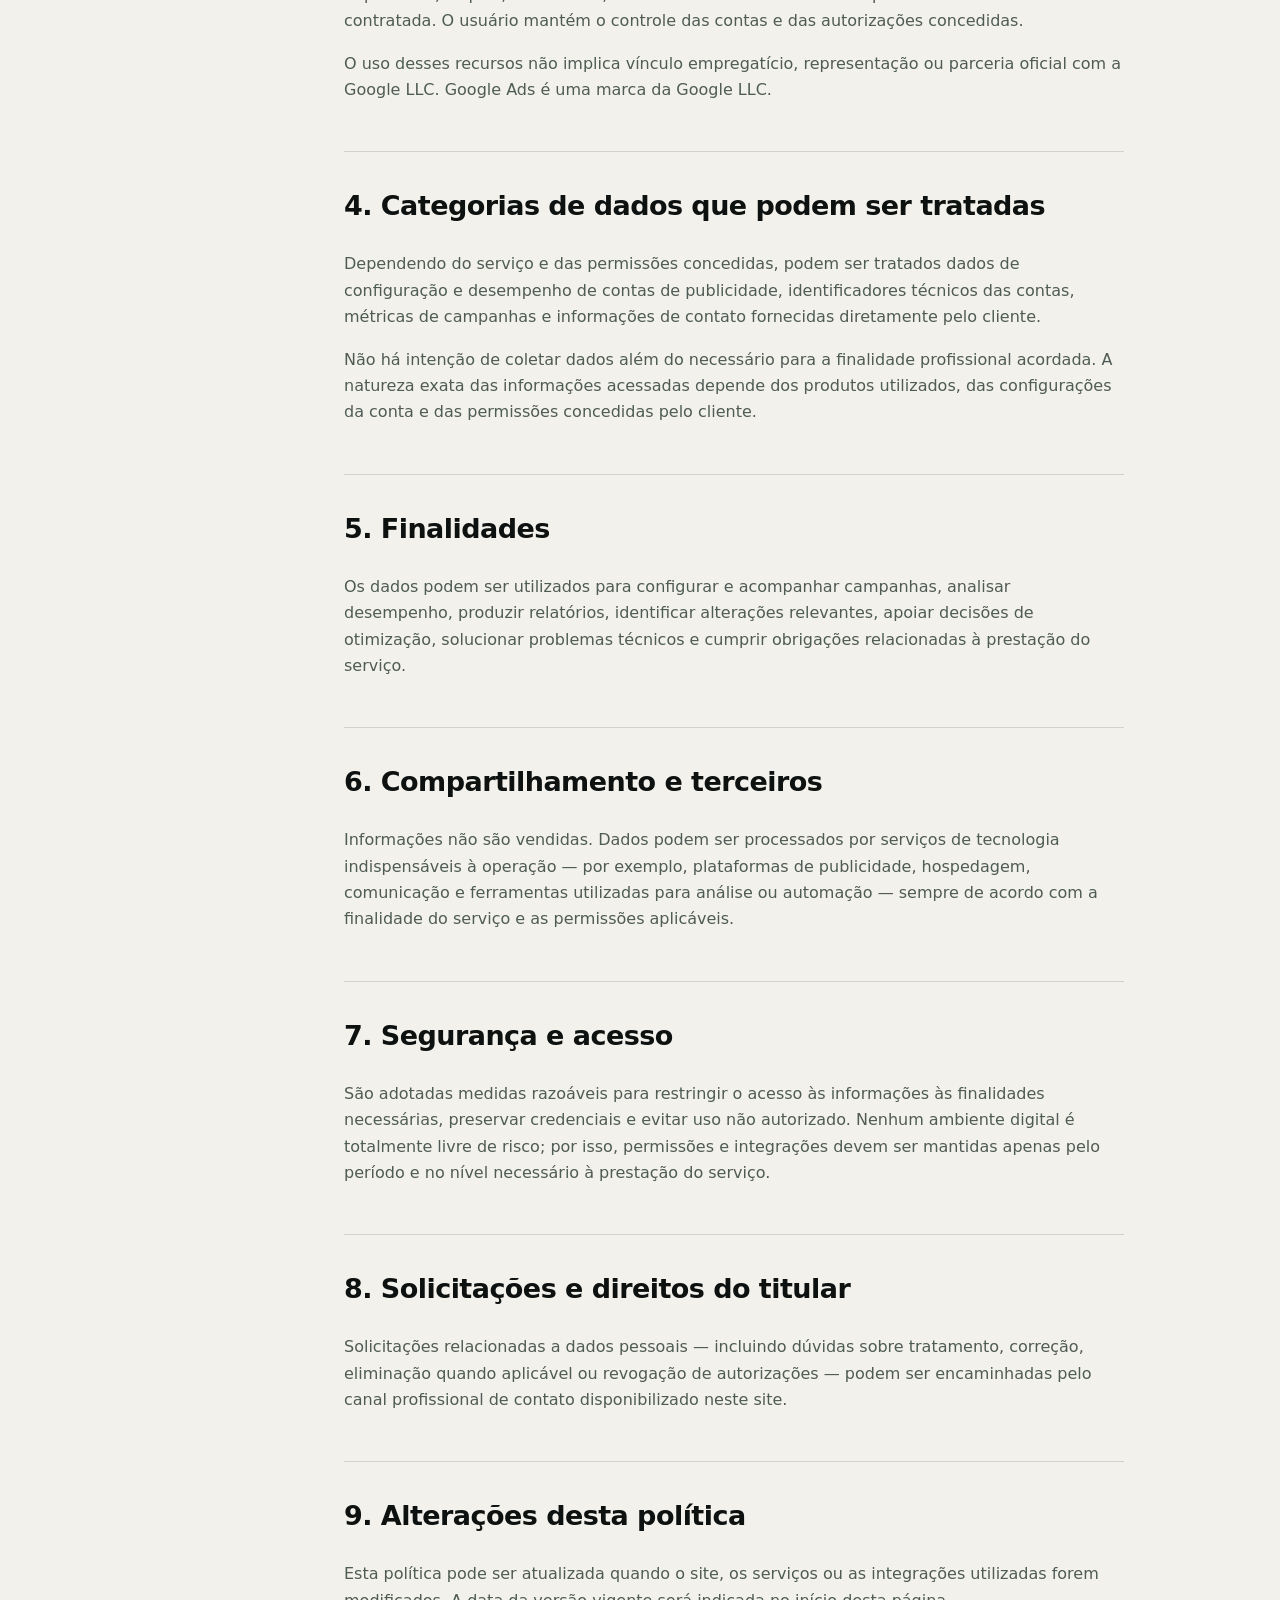
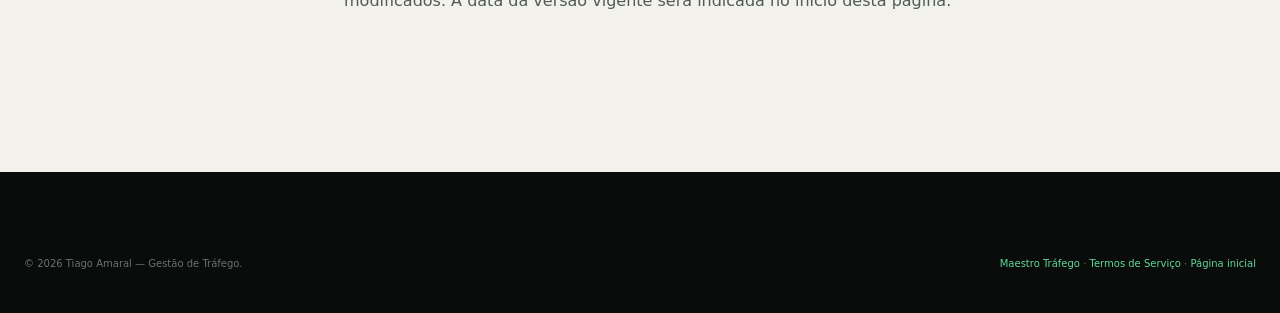
<file: privacy.html>
<!doctype html>
<html lang="pt-BR">
<head>
  <meta charset="utf-8"><meta name="viewport" content="width=device-width, initial-scale=1">
  <meta name="theme-color" content="#0d1110"><meta name="robots" content="index,follow">
  <title>Política de Privacidade — Tiago Amaral | Gestão de Tráfego</title>
  <meta name="description" content="Política de privacidade de Tiago Amaral — Gestão de Tráfego, incluindo informações sobre site, contato e uso autorizado da Google Ads API.">
  <link rel="canonical" href="https://tibram.com.br/privacy.html">
  <meta property="og:type" content="website"><meta property="og:locale" content="pt_BR">
  <meta property="og:title" content="Política de Privacidade — Tiago Amaral | Gestão de Tráfego">
  <meta property="og:description" content="Informações sobre privacidade, acesso autorizado à Google Ads API e tratamento de dados no Maestro Tráfego.">
  <meta property="og:url" content="https://tibram.com.br/privacy.html">
  <meta property="og:image" content="https://tibram.com.br/assets/images/og-image.jpg">
  <link rel="icon" href="favicon.svg" type="image/svg+xml"><link rel="stylesheet" href="css/style.css"><script defer src="js/main.js"></script>
</head>
<body class="legal-page">
  <a class="skip-link" href="#conteudo">Ir para o conteúdo</a>
  <header class="site-header is-scrolled" data-header><div class="container nav-wrap"><a class="brand" href="index.html" aria-label="Voltar ao site"><span class="brand-mark" aria-hidden="true">TA<span>/</span></span><span class="brand-copy"><strong>Tiago Amaral</strong><small>Gestão de Tráfego</small></span></a><nav class="legal-nav" aria-label="Navegação institucional"><a href="maestro.html">Maestro</a><a href="terms.html">Termos</a><a class="legal-back" href="index.html">← Site</a></nav></div></header>
  <main id="conteudo" class="legal-main">
    <div class="container legal-wrap">
      <header class="legal-hero"><p class="section-kicker">Informações institucionais</p><h1>Política de Privacidade</h1><p>Última atualização: 11 de setembro de 2026.</p></header>
      <div class="legal-content">
        <aside class="legal-index" aria-label="Nesta página"><strong>Nesta página</strong><a href="#site">1. Este site</a><a href="#contato-legal">2. Contato</a><a href="#ads-api">3. Google Ads e API</a><a href="#dados">4. Dados tratados</a><a href="#finalidade">5. Finalidades</a><a href="#compartilhamento">6. Compartilhamento</a><a href="#seguranca">7. Segurança</a><a href="#direitos">8. Direitos</a><a href="#alteracoes">9. Alterações</a></aside>
        <article>
          <p class="legal-lead">Esta política descreve como a presença profissional <strong>Tiago Amaral — Gestão de Tráfego</strong>, inclusive por meio da ferramenta <strong>Maestro Tráfego</strong>, trata informações relacionadas a este site e, quando houver contratação e autorização específica, ao gerenciamento e monitoramento de contas de publicidade.</p>
          <section id="site"><h2>1. Este site</h2><p>Este é um site institucional estático. Na versão atual, ele não possui cadastro de usuários, área de login, banco de dados próprio ou formulário que armazene informações no servidor.</p><p>O site pode ser hospedado por infraestrutura de terceiros, como o GitHub Pages. Nesses casos, o provedor de hospedagem pode processar dados técnicos necessários ao funcionamento e à segurança do serviço, conforme suas próprias políticas.</p></section>
          <section id="contato-legal"><h2>2. Dados enviados por contato</h2><p>Quando uma pessoa entra em contato voluntariamente por e-mail ou por outro canal profissional disponibilizado, podem ser recebidos dados como nome, endereço de contato, empresa, conteúdo da mensagem e informações necessárias para compreender a solicitação.</p><p>Essas informações são utilizadas para responder ao contato, avaliar a possibilidade de prestação de serviços e manter comunicações relacionadas à relação profissional.</p></section>
          <section id="ads-api"><h2>3. Google Ads e Google Ads API</h2><p>Serviços de gestão de tráfego podem envolver acesso a contas do Google Ads somente quando concedido pelo titular ou por pessoa com autorização adequada. O acesso é utilizado para administrar, analisar e acompanhar campanhas dentro do escopo acordado.</p><p>O Maestro Tráfego é uma ferramenta de apoio à gestão e ao monitoramento. Quando utilizado, pode consultar pela Google Ads API informações das contas autorizadas, como campanhas, impressões, cliques, conversões, custos e outros dados de desempenho necessários à atividade contratada. O usuário mantém o controle das contas e das autorizações concedidas.</p><p>O uso desses recursos não implica vínculo empregatício, representação ou parceria oficial com a Google LLC. Google Ads é uma marca da Google LLC.</p></section>
          <section id="dados"><h2>4. Categorias de dados que podem ser tratadas</h2><p>Dependendo do serviço e das permissões concedidas, podem ser tratados dados de configuração e desempenho de contas de publicidade, identificadores técnicos das contas, métricas de campanhas e informações de contato fornecidas diretamente pelo cliente.</p><p>Não há intenção de coletar dados além do necessário para a finalidade profissional acordada. A natureza exata das informações acessadas depende dos produtos utilizados, das configurações da conta e das permissões concedidas pelo cliente.</p></section>
          <section id="finalidade"><h2>5. Finalidades</h2><p>Os dados podem ser utilizados para configurar e acompanhar campanhas, analisar desempenho, produzir relatórios, identificar alterações relevantes, apoiar decisões de otimização, solucionar problemas técnicos e cumprir obrigações relacionadas à prestação do serviço.</p></section>
          <section id="compartilhamento"><h2>6. Compartilhamento e terceiros</h2><p>Informações não são vendidas. Dados podem ser processados por serviços de tecnologia indispensáveis à operação — por exemplo, plataformas de publicidade, hospedagem, comunicação e ferramentas utilizadas para análise ou automação — sempre de acordo com a finalidade do serviço e as permissões aplicáveis.</p></section>
          <section id="seguranca"><h2>7. Segurança e acesso</h2><p>São adotadas medidas razoáveis para restringir o acesso às informações às finalidades necessárias, preservar credenciais e evitar uso não autorizado. Nenhum ambiente digital é totalmente livre de risco; por isso, permissões e integrações devem ser mantidas apenas pelo período e no nível necessário à prestação do serviço.</p></section>
          <section id="direitos"><h2>8. Solicitações e direitos do titular</h2><p>Solicitações relacionadas a dados pessoais — incluindo dúvidas sobre tratamento, correção, eliminação quando aplicável ou revogação de autorizações — podem ser encaminhadas pelo canal profissional de contato disponibilizado neste site.</p></section>
          <section id="alteracoes"><h2>9. Alterações desta política</h2><p>Esta política pode ser atualizada quando o site, os serviços ou as integrações utilizadas forem modificados. A data da versão vigente será indicada no início desta página.</p></section>
        </article>
      </div>
    </div>
  </main>
  <footer class="site-footer legal-footer"><div class="container footer-bottom"><p>© <span data-year></span> Tiago Amaral — Gestão de Tráfego.</p><p><a href="maestro.html">Maestro Tráfego</a> · <a href="terms.html">Termos de Serviço</a> · <a href="index.html">Página inicial</a></p></div></footer>
</body>
</html>
</file>
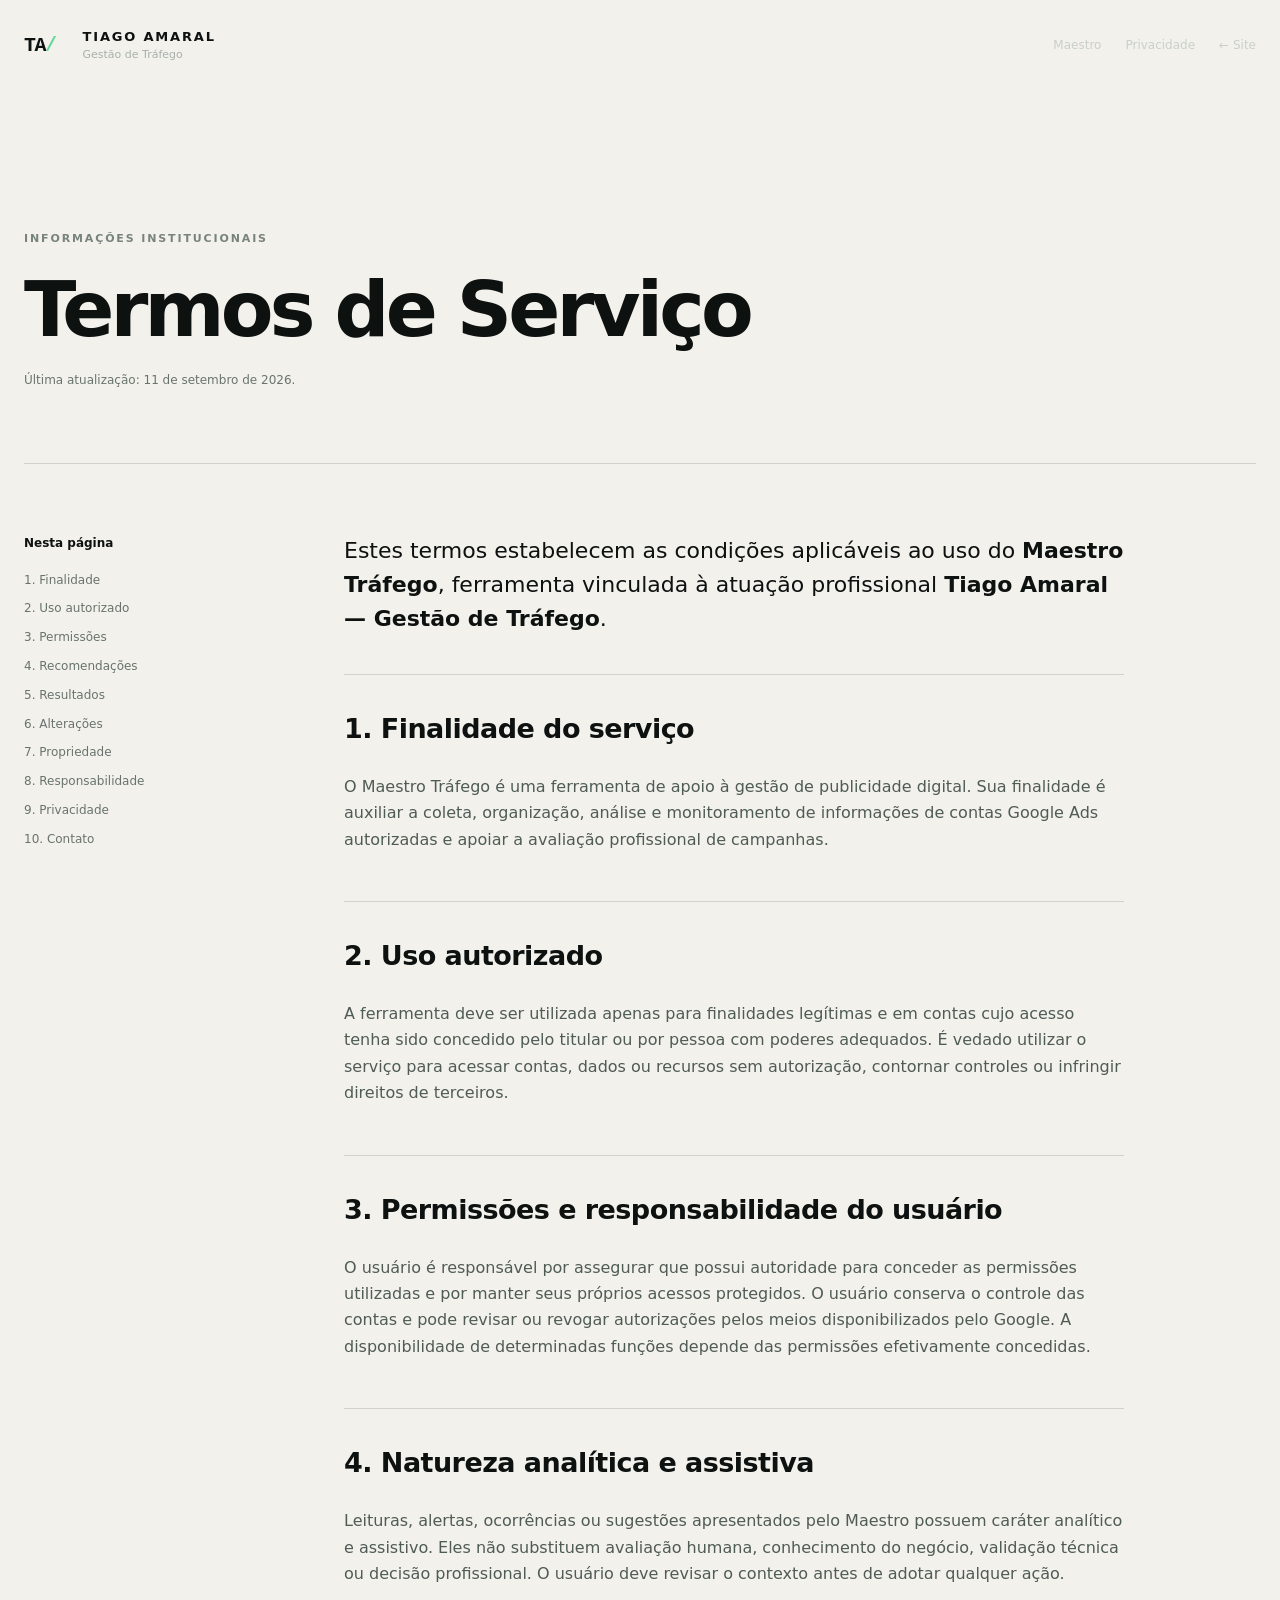
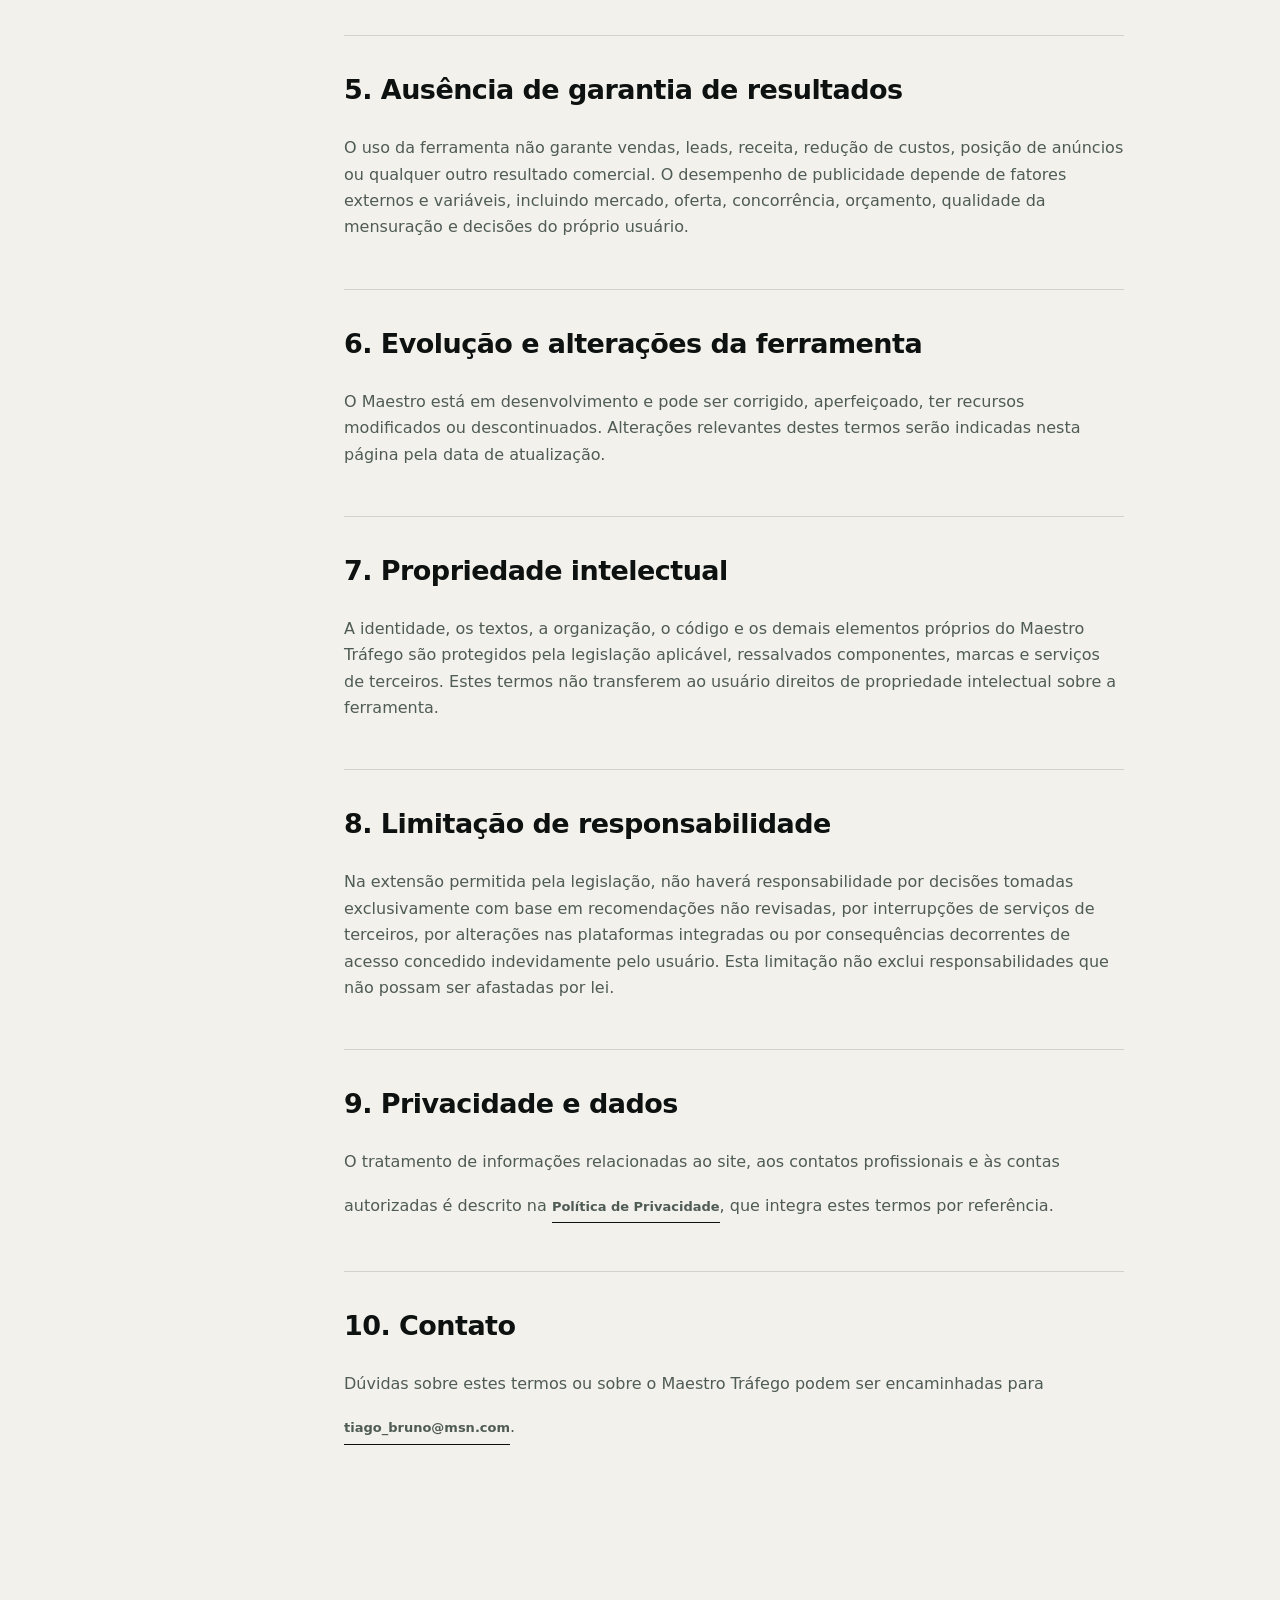
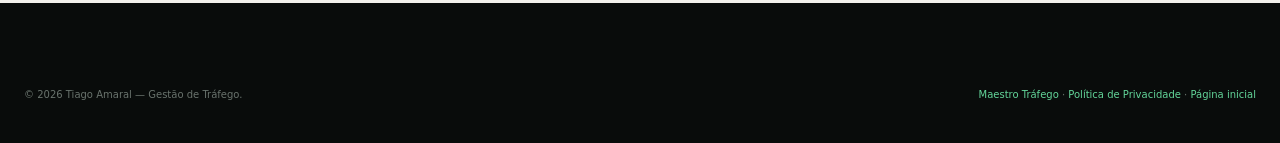
<file: terms.html>
<!doctype html>
<html lang="pt-BR">
<head>
  <meta charset="utf-8"><meta name="viewport" content="width=device-width, initial-scale=1">
  <meta name="theme-color" content="#0d1110"><meta name="robots" content="index,follow">
  <title>Termos de Serviço — Maestro Tráfego | Tiago Amaral</title>
  <meta name="description" content="Termos de Serviço do Maestro Tráfego, ferramenta de apoio à gestão, análise e monitoramento de contas Google Ads autorizadas.">
  <link rel="canonical" href="https://tibram.com.br/terms.html">
  <meta property="og:type" content="website"><meta property="og:locale" content="pt_BR">
  <meta property="og:title" content="Termos de Serviço — Maestro Tráfego">
  <meta property="og:description" content="Condições de uso da ferramenta de apoio à gestão e ao monitoramento de Google Ads.">
  <meta property="og:url" content="https://tibram.com.br/terms.html">
  <meta property="og:image" content="https://tibram.com.br/assets/images/og-image.jpg">
  <meta name="twitter:card" content="summary_large_image">
  <link rel="icon" href="favicon.svg" type="image/svg+xml"><link rel="stylesheet" href="css/style.css"><script defer src="js/main.js"></script>
</head>
<body class="legal-page">
  <a class="skip-link" href="#conteudo">Ir para o conteúdo</a>
  <header class="site-header is-scrolled" data-header><div class="container nav-wrap"><a class="brand" href="index.html" aria-label="Voltar ao site"><span class="brand-mark" aria-hidden="true">TA<span>/</span></span><span class="brand-copy"><strong>Tiago Amaral</strong><small>Gestão de Tráfego</small></span></a><nav class="legal-nav" aria-label="Navegação institucional"><a href="maestro.html">Maestro</a><a href="privacy.html">Privacidade</a><a class="legal-back" href="index.html">← Site</a></nav></div></header>
  <main id="conteudo" class="legal-main">
    <div class="container legal-wrap">
      <header class="legal-hero"><p class="section-kicker">Informações institucionais</p><h1>Termos de Serviço</h1><p>Última atualização: 11 de setembro de 2026.</p></header>
      <div class="legal-content">
        <aside class="legal-index" aria-label="Nesta página"><strong>Nesta página</strong><a href="#finalidade">1. Finalidade</a><a href="#uso">2. Uso autorizado</a><a href="#permissoes">3. Permissões</a><a href="#recomendacoes">4. Recomendações</a><a href="#garantias">5. Resultados</a><a href="#alteracoes">6. Alterações</a><a href="#propriedade">7. Propriedade</a><a href="#responsabilidade">8. Responsabilidade</a><a href="#privacidade">9. Privacidade</a><a href="#contato-legal">10. Contato</a></aside>
        <article>
          <p class="legal-lead">Estes termos estabelecem as condições aplicáveis ao uso do <strong>Maestro Tráfego</strong>, ferramenta vinculada à atuação profissional <strong>Tiago Amaral — Gestão de Tráfego</strong>.</p>
          <section id="finalidade"><h2>1. Finalidade do serviço</h2><p>O Maestro Tráfego é uma ferramenta de apoio à gestão de publicidade digital. Sua finalidade é auxiliar a coleta, organização, análise e monitoramento de informações de contas Google Ads autorizadas e apoiar a avaliação profissional de campanhas.</p></section>
          <section id="uso"><h2>2. Uso autorizado</h2><p>A ferramenta deve ser utilizada apenas para finalidades legítimas e em contas cujo acesso tenha sido concedido pelo titular ou por pessoa com poderes adequados. É vedado utilizar o serviço para acessar contas, dados ou recursos sem autorização, contornar controles ou infringir direitos de terceiros.</p></section>
          <section id="permissoes"><h2>3. Permissões e responsabilidade do usuário</h2><p>O usuário é responsável por assegurar que possui autoridade para conceder as permissões utilizadas e por manter seus próprios acessos protegidos. O usuário conserva o controle das contas e pode revisar ou revogar autorizações pelos meios disponibilizados pelo Google. A disponibilidade de determinadas funções depende das permissões efetivamente concedidas.</p></section>
          <section id="recomendacoes"><h2>4. Natureza analítica e assistiva</h2><p>Leituras, alertas, ocorrências ou sugestões apresentados pelo Maestro possuem caráter analítico e assistivo. Eles não substituem avaliação humana, conhecimento do negócio, validação técnica ou decisão profissional. O usuário deve revisar o contexto antes de adotar qualquer ação.</p></section>
          <section id="garantias"><h2>5. Ausência de garantia de resultados</h2><p>O uso da ferramenta não garante vendas, leads, receita, redução de custos, posição de anúncios ou qualquer outro resultado comercial. O desempenho de publicidade depende de fatores externos e variáveis, incluindo mercado, oferta, concorrência, orçamento, qualidade da mensuração e decisões do próprio usuário.</p></section>
          <section id="alteracoes"><h2>6. Evolução e alterações da ferramenta</h2><p>O Maestro está em desenvolvimento e pode ser corrigido, aperfeiçoado, ter recursos modificados ou descontinuados. Alterações relevantes destes termos serão indicadas nesta página pela data de atualização.</p></section>
          <section id="propriedade"><h2>7. Propriedade intelectual</h2><p>A identidade, os textos, a organização, o código e os demais elementos próprios do Maestro Tráfego são protegidos pela legislação aplicável, ressalvados componentes, marcas e serviços de terceiros. Estes termos não transferem ao usuário direitos de propriedade intelectual sobre a ferramenta.</p></section>
          <section id="responsabilidade"><h2>8. Limitação de responsabilidade</h2><p>Na extensão permitida pela legislação, não haverá responsabilidade por decisões tomadas exclusivamente com base em recomendações não revisadas, por interrupções de serviços de terceiros, por alterações nas plataformas integradas ou por consequências decorrentes de acesso concedido indevidamente pelo usuário. Esta limitação não exclui responsabilidades que não possam ser afastadas por lei.</p></section>
          <section id="privacidade"><h2>9. Privacidade e dados</h2><p>O tratamento de informações relacionadas ao site, aos contatos profissionais e às contas autorizadas é descrito na <a class="text-link" href="privacy.html">Política de Privacidade</a>, que integra estes termos por referência.</p></section>
          <section id="contato-legal"><h2>10. Contato</h2><p>Dúvidas sobre estes termos ou sobre o Maestro Tráfego podem ser encaminhadas para <a class="text-link" href="mailto:tiago_bruno@msn.com">tiago_bruno@msn.com</a>.</p></section>
        </article>
      </div>
    </div>
  </main>
  <footer class="site-footer legal-footer"><div class="container footer-bottom"><p>© <span data-year></span> Tiago Amaral — Gestão de Tráfego.</p><p><a href="maestro.html">Maestro Tráfego</a> · <a href="privacy.html">Política de Privacidade</a> · <a href="index.html">Página inicial</a></p></div></footer>
</body>
</html>
</file>
<file: css/style.css>
:root{--ink:#0d1110;--ink-2:#151a18;--ink-3:#1d2421;--paper:#f3f1ec;--white:#f4f6f3;--muted:#a8b0ab;--muted-dark:#5e6862;--green:#63d69a;--green-soft:#a6e8c3;--line:rgba(242,244,241,.14);--line-dark:rgba(13,17,16,.14);--max:1240px;--radius:2px;--ease:cubic-bezier(.2,.72,.2,1);--font:Inter,ui-sans-serif,system-ui,-apple-system,BlinkMacSystemFont,"Segoe UI",sans-serif;--mono:"SFMono-Regular",Consolas,"Liberation Mono",monospace}
*{box-sizing:border-box}html{scroll-behavior:smooth}body{margin:0;background:var(--ink);color:var(--white);font-family:var(--font);font-size:16px;line-height:1.65;-webkit-font-smoothing:antialiased}img{display:block;max-width:100%;height:auto}a{color:inherit;text-decoration:none}button{font:inherit}.container{width:min(calc(100% - 48px),var(--max));margin-inline:auto}.sr-only{position:absolute;width:1px;height:1px;padding:0;margin:-1px;overflow:hidden;clip:rect(0,0,0,0);white-space:nowrap;border:0}.skip-link{position:fixed;left:16px;top:12px;z-index:9999;background:var(--green);color:var(--ink);padding:10px 14px;transform:translateY(-150%);transition:.2s}.skip-link:focus{transform:none}.site-header{position:fixed;z-index:1000;inset:0 0 auto;height:92px;display:flex;align-items:center;transition:background .35s,border-color .35s,backdrop-filter .35s;border-bottom:1px solid transparent}.site-header.is-scrolled{background:rgba(13,17,16,.86);border-color:var(--line);backdrop-filter:blur(18px)}.nav-wrap{display:flex;align-items:center;justify-content:space-between}.brand{display:inline-flex;align-items:center;gap:13px}.brand-mark{font-family:var(--mono);font-size:20px;font-weight:800;letter-spacing:-1.5px;border-right:1px solid var(--line);padding-right:13px}.brand-mark span{color:var(--green)}.brand-copy{display:grid;line-height:1.1}.brand-copy strong{font-size:13px;text-transform:uppercase;letter-spacing:.14em}.brand-copy small{font-size:11px;color:var(--muted);margin-top:4px}.nav{display:flex;align-items:center;gap:30px;font-size:13px}.nav a{color:#c6cdc9;transition:color .2s}.nav a:hover,.nav a:focus-visible{color:var(--white)}.nav-cta{border:1px solid var(--line);padding:10px 16px}.nav-cta:hover{border-color:var(--green)!important}.nav-toggle{display:none;background:none;color:white;border:0;width:42px;height:42px}.hero{min-height:820px;padding:160px 0 54px;background:radial-gradient(circle at 72% 30%,rgba(99,214,154,.08),transparent 28%),var(--ink);overflow:hidden}.hero-grid{display:grid;grid-template-columns:minmax(0,1.1fr) minmax(380px,.72fr);gap:80px;align-items:center}.eyebrow,.section-kicker{margin:0 0 24px;text-transform:uppercase;letter-spacing:.17em;font-size:11px;font-weight:700}.eyebrow{display:flex;align-items:center;gap:10px;color:var(--green-soft)}.eyebrow span{width:26px;height:1px;background:var(--green)}h1,h2,h3,p{margin-top:0}.hero h1{max-width:780px;font-size:clamp(54px,6.4vw,94px);font-weight:590;line-height:.98;letter-spacing:-.055em;margin-bottom:30px}.hero h1 em{font-style:normal;color:var(--green)}.hero-lead{max-width:680px;color:#b8c0bb;font-size:18px;line-height:1.65}.hero-actions{display:flex;gap:14px;margin:38px 0 42px}.btn{display:inline-flex;align-items:center;justify-content:center;gap:18px;min-height:52px;padding:0 20px;border:1px solid var(--line);font-size:13px;font-weight:700;transition:transform .25s var(--ease),background .25s,border-color .25s}.btn:hover{transform:translateY(-2px)}.btn-primary{background:var(--green);border-color:var(--green);color:var(--ink)}.btn-primary:hover{background:var(--green-soft)}.btn-ghost:hover{border-color:#5f6b65}.hero-tags{display:flex;gap:0;list-style:none;padding:0;margin:0;color:#7f8983;font-family:var(--mono);font-size:11px;text-transform:uppercase;letter-spacing:.08em}.hero-tags li+li:before{content:"/";margin:0 10px;color:#3f4843}.hero-visual{position:relative;max-width:460px;justify-self:end}.photo-frame{position:relative;background:var(--ink-2)}.photo-frame:before{content:"";position:absolute;z-index:2;inset:0;border:1px solid rgba(255,255,255,.12);pointer-events:none}.photo-frame img{width:100%;aspect-ratio:3/4.08;object-fit:cover;object-position:center 34%;filter:saturate(.92) contrast(1.02)}.photo-caption{position:absolute;z-index:3;inset:auto 16px 14px;display:flex;justify-content:space-between;color:rgba(255,255,255,.72);font:10px var(--mono);text-transform:uppercase;letter-spacing:.08em}.signal-card{position:absolute;z-index:4;left:-86px;bottom:48px;width:270px;display:flex;gap:13px;align-items:flex-start;background:rgba(20,26,23,.94);border:1px solid var(--line);padding:17px 18px;box-shadow:0 18px 45px rgba(0,0,0,.3);backdrop-filter:blur(10px)}.signal-dot{width:8px;height:8px;flex:0 0 auto;border-radius:50%;background:var(--green);box-shadow:0 0 0 5px rgba(99,214,154,.1);margin-top:5px}.signal-card strong,.signal-card small{display:block}.signal-card strong{font-size:12px}.signal-card small{margin-top:3px;color:var(--muted);font:10px var(--mono)}.hero-rule{display:flex;align-items:center;gap:18px;margin-top:65px;color:#69726d}.hero-rule span{height:1px;flex:1;background:var(--line)}.hero-rule small{font:9px var(--mono);text-transform:uppercase;letter-spacing:.18em}.section-dark{background:var(--ink-2);color:var(--white)}.section-light{background:var(--paper);color:var(--ink)}.section-mist{background:#e6ebe7;color:var(--ink)}.section-accent{background:var(--green);color:var(--ink)}.statement{padding:130px 0}.statement-grid{display:grid;grid-template-columns:1fr 3fr;gap:60px}.section-kicker{color:#78837d}.section-dark .section-kicker{color:var(--green-soft)}.statement h2{max-width:920px;font-size:clamp(40px,5vw,66px);line-height:1.08;letter-spacing:-.045em;font-weight:540;margin-bottom:34px}.statement p:not(.section-kicker){max-width:690px;font-size:18px;color:#aeb7b2}.services{padding:130px 0 140px}.section-head{display:grid;grid-template-columns:1.7fr .8fr;gap:80px;align-items:end;margin-bottom:70px}.section-head h2,.method h2,.technology h2,.about h2,.context h2,.contact h2{font-size:clamp(40px,4.7vw,68px);line-height:1.03;letter-spacing:-.045em;font-weight:560;margin:0}.section-head>p{color:var(--muted-dark);margin:0 0 5px}.service-list{border-top:1px solid var(--line-dark)}.service-item{position:relative;display:grid;grid-template-columns:72px minmax(230px,.8fr) minmax(300px,1.2fr) 30px;gap:30px;align-items:start;padding:37px 4px;border-bottom:1px solid var(--line-dark);transition:padding .3s var(--ease),background .3s}.service-item:hover{padding-left:16px;padding-right:16px;background:rgba(255,255,255,.35)}.service-no{font:11px var(--mono);color:#748078;padding-top:5px}.service-item h3{font-size:24px;line-height:1.25;margin:0;font-weight:600}.service-item p{margin:0;color:#58635d}.service-arrow{font-size:18px;justify-self:end}.method{padding:140px 0}.method-grid{display:grid;grid-template-columns:.85fr 1.35fr;gap:100px}.method-intro{position:sticky;top:140px;align-self:start}.method-intro>p:not(.section-kicker){color:var(--muted);max-width:460px;font-size:17px;margin-top:24px}.method-note{margin-top:56px;padding:22px 0;border-top:1px solid var(--line);border-bottom:1px solid var(--line)}.method-note span{display:block;color:var(--green);font-size:10px;margin-bottom:10px}.method-note strong{font-size:14px;line-height:1.55}.mono{font-family:var(--mono);letter-spacing:.07em}.method-steps{list-style:none;padding:0;margin:0;border-top:1px solid var(--line)}.method-steps li{display:grid;grid-template-columns:56px 1fr 180px;gap:24px;padding:35px 0;border-bottom:1px solid var(--line);align-items:start}.method-steps>li>span{font:11px var(--mono);color:var(--green)}.method-steps h3{font-size:25px;margin-bottom:8px}.method-steps p{color:#9ea8a2;margin:0;max-width:520px}.method-steps small{color:#717c76;font:10px var(--mono);text-transform:uppercase;text-align:right;margin-top:5px}.technology{padding:130px 0}.tech-grid{display:grid;grid-template-columns:1fr 1.05fr;gap:105px;align-items:center}.tech-panel{background:var(--ink);color:var(--white);padding:32px;min-height:500px;box-shadow:0 35px 70px rgba(13,17,16,.16);display:flex;flex-direction:column}.tech-panel-top{display:flex;justify-content:space-between;border-bottom:1px solid var(--line);padding-bottom:22px;font-size:10px;color:#79847e}.status{display:flex;align-items:center;gap:9px;color:#c8d0cb}.status i{width:7px;height:7px;background:var(--green);border-radius:50%}.data-lines{display:flex;flex-direction:column;justify-content:center;gap:21px;flex:1}.data-lines span{height:14px;width:var(--w);background:linear-gradient(90deg,var(--green),rgba(99,214,154,.15));position:relative}.data-lines span:after{content:"";position:absolute;right:-1px;top:-5px;width:1px;height:24px;background:var(--green-soft)}.tech-labels{display:grid;grid-template-columns:repeat(4,1fr);gap:10px;border-top:1px solid var(--line);padding-top:15px;color:#7e8983;font:9px var(--mono);text-transform:uppercase}.tech-panel p{font-size:22px;line-height:1.3;letter-spacing:-.02em;margin:32px 0 0;max-width:430px}.tech-copy>p:not(.section-kicker){font-size:17px;color:#52605a}.tech-copy h2{margin-bottom:30px}.text-link{display:inline-flex;gap:16px;margin-top:20px;padding-bottom:5px;border-bottom:1px solid var(--ink);font-size:13px;font-weight:700}.about{padding:140px 0}.about-grid{display:grid;grid-template-columns:.82fr 1.18fr;gap:100px;align-items:center}.about-photo{position:relative}.about-photo img{width:100%;aspect-ratio:4/5;object-fit:cover;object-position:center 26%;filter:saturate(.86)}.image-index{position:absolute;left:0;bottom:-28px;font-size:9px;color:#6d7972}.about-copy{max-width:650px}.about-copy h2{margin-bottom:26px}.about-lead{font-size:24px;line-height:1.45!important;color:var(--ink)!important}.about-copy>p:not(.section-kicker){color:#536059;font-size:17px}.principles{display:grid;margin-top:42px;border-top:1px solid var(--line-dark)}.principles span{display:flex;gap:18px;align-items:center;padding:15px 0;border-bottom:1px solid var(--line-dark);font-size:13px;font-weight:650}.principles small{font:9px var(--mono);color:#738078}.context{padding:120px 0}.context-grid{display:grid;grid-template-columns:1.05fr .72fr;gap:110px;align-items:center}.context-copy p:not(.section-kicker){max-width:580px;color:var(--muted);font-size:17px;margin-top:30px}.context-photo{max-width:460px;justify-self:end}.context-photo img{aspect-ratio:4/5;object-fit:cover;object-position:center 12%;filter:saturate(.8) brightness(.9)}.contact{padding:110px 0}.contact-grid{display:grid;grid-template-columns:1.35fr .65fr;gap:100px;align-items:end}.contact .section-kicker{color:#22523a}.contact h2{max-width:800px}.contact-side p{font-size:16px;max-width:420px}.contact-link{display:flex;justify-content:space-between;align-items:center;border-top:1px solid rgba(13,17,16,.35);border-bottom:1px solid rgba(13,17,16,.35);padding:17px 0;font-weight:750;margin:25px 0 15px}.contact-link:hover{padding-left:6px;padding-right:6px}.contact-hint{display:block;color:#24563c;font-size:11px}.site-footer{background:#090c0b;color:#b4bcb7;padding:60px 0 30px}.footer-top{display:flex;justify-content:space-between;align-items:center;padding-bottom:50px;border-bottom:1px solid var(--line)}.footer-links{display:flex;gap:28px;font-size:12px}.footer-links a:hover{color:var(--green)}.footer-bottom{display:flex;justify-content:space-between;gap:30px;padding-top:24px;font-size:10px;color:#69736d}.footer-bottom p:last-child{max-width:620px;text-align:right}.reveal{opacity:0;transform:translateY(18px);transition:opacity .7s var(--ease),transform .7s var(--ease)}.reveal.is-visible{opacity:1;transform:none}.reveal-delay{transition-delay:.12s}.legal-page{background:var(--paper);color:var(--ink)}.legal-main{padding:160px 0 110px}.legal-back{font-size:12px;color:#c8cfca}.legal-hero{padding:70px 0 60px;border-bottom:1px solid var(--line-dark)}.legal-hero h1{font-size:clamp(48px,6vw,82px);letter-spacing:-.05em;line-height:1;margin-bottom:22px}.legal-hero>p:last-child{color:#69746e;font-size:12px}.legal-content{display:grid;grid-template-columns:230px minmax(0,780px);gap:90px;padding-top:70px}.legal-index{position:sticky;top:125px;align-self:start;display:grid;gap:9px;font-size:12px}.legal-index strong{margin-bottom:8px}.legal-index a{color:#68736d}.legal-index a:hover{color:var(--ink)}.legal-content article section{padding:32px 0;border-top:1px solid var(--line-dark)}.legal-content article section:first-of-type{margin-top:38px}.legal-content h2{font-size:27px;letter-spacing:-.02em}.legal-content p{color:#4f5b55}.legal-lead{font-size:22px!important;line-height:1.55;color:var(--ink)!important}.legal-footer a{color:var(--green)}
:focus-visible{outline:2px solid var(--green);outline-offset:4px}@media (max-width:980px){.hero-grid,.method-grid,.tech-grid,.about-grid,.context-grid,.contact-grid{grid-template-columns:1fr}.hero{padding-top:145px}.hero-grid{gap:65px}.hero-visual{justify-self:start;width:min(100%,500px);margin-left:70px}.method-intro{position:static}.method-grid{gap:60px}.tech-grid,.about-grid,.context-grid{gap:65px}.tech-visual{order:2}.tech-copy{order:1}.about-photo{max-width:560px}.context-photo{justify-self:start}.contact-grid{gap:45px}.section-head{grid-template-columns:1fr;gap:25px}.service-item{grid-template-columns:55px 1fr 1.3fr 25px}.statement-grid{grid-template-columns:1fr;gap:20px}.legal-content{grid-template-columns:1fr}.legal-index{position:static;grid-template-columns:repeat(3,1fr);border-bottom:1px solid var(--line-dark);padding-bottom:30px}.legal-index strong{grid-column:1/-1}}
@media (max-width:760px){.container{width:min(calc(100% - 32px),var(--max))}.site-header{height:76px}.brand-copy{display:none}.brand-mark{border:0;padding:0}.nav-toggle{display:grid;place-content:center;gap:6px}.nav-toggle span:not(.sr-only){display:block;width:22px;height:1px;background:white;transition:.25s}.nav-toggle[aria-expanded="true"] span:nth-last-child(2){transform:translateY(3.5px) rotate(45deg)}.nav-toggle[aria-expanded="true"] span:last-child{transform:translateY(-3.5px) rotate(-45deg)}.nav{position:fixed;top:76px;left:0;right:0;display:grid;gap:0;background:rgba(13,17,16,.98);padding:14px 16px 26px;border-bottom:1px solid var(--line);transform:translateY(-130%);transition:transform .35s var(--ease);z-index:-1}.nav.is-open{transform:none}.nav a{padding:14px 6px;border-bottom:1px solid var(--line)}.nav-cta{border:0;padding:14px 6px}.hero{min-height:auto;padding:120px 0 42px}.hero h1{font-size:clamp(48px,15vw,68px)}.hero-lead{font-size:16px}.hero-actions{display:grid}.btn{width:100%}.hero-tags{flex-wrap:wrap;row-gap:8px}.hero-visual{margin-left:24px;width:calc(100% - 24px)}.signal-card{left:-24px;bottom:28px;width:245px}.hero-rule{margin-top:50px}.statement,.services,.method,.technology,.about,.context{padding:90px 0}.statement h2,.section-head h2,.method h2,.technology h2,.about h2,.context h2,.contact h2{font-size:clamp(38px,12vw,54px)}.section-head{margin-bottom:45px}.service-item{grid-template-columns:40px 1fr 24px;gap:14px;padding:28px 0}.service-item h3{font-size:21px}.service-item p{grid-column:2/4}.service-arrow{grid-column:3;grid-row:1}.method-steps li{grid-template-columns:38px 1fr;gap:14px}.method-steps small{grid-column:2;text-align:left}.tech-panel{min-height:400px;padding:22px}.tech-labels{grid-template-columns:1fr 1fr}.about-grid{gap:55px}.about-lead{font-size:21px}.context-grid{gap:50px}.contact{padding:82px 0}.footer-top,.footer-bottom{align-items:flex-start;flex-direction:column}.footer-links{display:grid;grid-template-columns:1fr 1fr}.footer-bottom p:last-child{text-align:left}.legal-main{padding-top:100px}.legal-hero{padding:55px 0 45px}.legal-content{padding-top:45px}.legal-index{grid-template-columns:1fr 1fr;gap:8px}.legal-back{font-size:11px}}
@media (prefers-reduced-motion:reduce){html{scroll-behavior:auto}*,*:before,*:after{animation-duration:.01ms!important;transition-duration:.01ms!important}.reveal{opacity:1;transform:none}}
.legal-nav{display:flex;align-items:center;gap:24px;font-size:12px;color:#c8cfca}.legal-nav a:hover{color:var(--green)}.product-page{background:var(--ink);color:var(--white)}.product-hero{padding:210px 0 120px;background:radial-gradient(circle at 78% 28%,rgba(99,214,154,.12),transparent 30%),var(--ink)}.product-hero-grid{display:grid;grid-template-columns:minmax(0,1.35fr) minmax(300px,.65fr);gap:100px;align-items:end}.product-hero h1{font-size:clamp(62px,8vw,112px);line-height:.92;letter-spacing:-.06em;font-weight:580;margin-bottom:34px}.product-hero h1 em{font-style:normal;color:var(--green)}.product-lead{max-width:740px;font-size:20px;color:#b8c0bb}.product-status{border:1px solid var(--line);padding:30px;background:var(--ink-2)}.product-status .status{color:var(--green-soft);font-size:12px}.product-status p{margin:26px 0 34px;color:#aeb7b2}.product-status small{font-size:9px;color:#69736d}.product-process,.product-access{padding:130px 0}.product-grid{display:grid;grid-template-columns:repeat(4,1fr);border-top:1px solid var(--line-dark);border-bottom:1px solid var(--line-dark)}.product-card{padding:36px 25px 40px;border-right:1px solid var(--line-dark)}.product-card:last-child{border-right:0}.product-card>span{font:11px var(--mono);color:#68756e}.product-card h3{font-size:24px;margin:42px 0 15px}.product-card p{color:#536059;margin:0}.access-grid{display:grid;grid-template-columns:1fr 1fr;gap:100px}.access-grid h2{font-size:clamp(40px,4.7vw,68px);line-height:1.03;letter-spacing:-.045em;font-weight:560}.access-copy{font-size:17px;color:#536059}.access-copy p:last-child{color:var(--ink);border-top:1px solid var(--line-dark);padding-top:24px;margin-top:30px}.document-links{display:flex;gap:22px;font-size:12px;font-weight:700}.document-links a{border-bottom:1px solid rgba(13,17,16,.35)}
@media (max-width:980px){.product-hero-grid,.access-grid{grid-template-columns:1fr}.product-hero-grid{gap:55px}.product-grid{grid-template-columns:1fr 1fr}.product-card:nth-child(2){border-right:0}.product-card:nth-child(-n+2){border-bottom:1px solid var(--line-dark)}}
@media (max-width:760px){.legal-nav{gap:13px}.legal-nav a{font-size:10px}.product-hero{padding:135px 0 82px}.product-hero h1{font-size:clamp(56px,18vw,82px)}.product-lead{font-size:17px}.product-process,.product-access{padding:90px 0}.product-grid{grid-template-columns:1fr}.product-card,.product-card:nth-child(2){border-right:0;border-bottom:1px solid var(--line-dark)}.product-card:last-child{border-bottom:0}.document-links{flex-direction:column;gap:10px}}
</file>
<file: css/redesign.css>
/* Performance legível — camada visual da página principal */
:root{
  --signal:#63d69a;
  --signal-soft:#b8efd0;
  --mineral:#0b100e;
  --mineral-2:#111815;
  --mineral-3:#18211d;
  --grid-light:rgba(174,238,203,.09);
  --grid-dark:rgba(13,17,16,.075);
}

body:not(.legal-page):not(.product-page){background:var(--mineral)}
body:not(.legal-page):not(.product-page) .site-header{height:84px}
body:not(.legal-page):not(.product-page) .site-header.is-scrolled{background:rgba(9,14,12,.9);box-shadow:0 12px 45px rgba(0,0,0,.12)}
body:not(.legal-page):not(.product-page) .brand-mark{position:relative}
body:not(.legal-page):not(.product-page) .brand-mark:after{content:"";position:absolute;width:4px;height:4px;border-radius:50%;background:var(--signal);right:8px;top:1px;box-shadow:0 0 0 4px rgba(99,214,154,.08)}

.hero-v2{position:relative;min-height:940px;padding:146px 0 0;isolation:isolate;background:radial-gradient(circle at 80% 28%,rgba(66,143,101,.16),transparent 28%),linear-gradient(115deg,#0b100e 0%,#0d1310 56%,#101a15 100%)}
.hero-v2:before{content:"";position:absolute;z-index:-2;inset:0;background-image:linear-gradient(var(--grid-light) 1px,transparent 1px),linear-gradient(90deg,var(--grid-light) 1px,transparent 1px);background-size:88px 88px;mask-image:linear-gradient(90deg,transparent 3%,#000 40%,#000 92%,transparent)}
.hero-v2:after{content:"";position:absolute;z-index:-1;inset:0;background:linear-gradient(90deg,var(--mineral) 0%,rgba(11,16,14,.96) 24%,rgba(11,16,14,.58) 56%,rgba(11,16,14,.08) 78%),linear-gradient(0deg,var(--mineral) 0%,transparent 24%);pointer-events:none}
.hero-v2 .hero-grid{position:relative;grid-template-columns:minmax(0,1.08fr) minmax(410px,.92fr);gap:32px;min-height:690px;align-items:center}
.hero-v2 .hero-copy{position:relative;z-index:5;padding-bottom:62px}
.hero-v2 .eyebrow{margin-bottom:34px}
.hero-v2 .eyebrow small{margin-left:auto;color:#718079;font:9px var(--mono);letter-spacing:.16em}
.hero-v2 h1{max-width:870px;margin-bottom:32px;font-size:clamp(64px,6.65vw,106px);line-height:.88;letter-spacing:-.067em;font-weight:570}
.hero-v2 h1 span{display:block;color:#eff3f0}
.hero-v2 h1 span:first-child{font-size:.52em;line-height:1.25;letter-spacing:-.04em;color:#abb7b0;margin-bottom:7px}
.hero-v2 h1 span:last-child{margin-top:8px}
.hero-v2 h1 em{position:relative;display:inline-block;color:var(--signal);font-weight:610}
.hero-v2 h1 em:after{content:"";position:absolute;left:.04em;right:.02em;bottom:-.09em;height:1px;background:linear-gradient(90deg,var(--signal),transparent)}
.hero-v2 .hero-lead{max-width:640px;color:#b8c3bd;font-size:17px}
.hero-v2 .hero-actions{margin:34px 0 36px}
.hero-v2 .btn{min-height:54px;padding-inline:22px}
.hero-v2 .btn-ghost{background:rgba(13,19,16,.36);backdrop-filter:blur(8px)}
.hero-signature{display:flex;align-items:center;gap:20px;margin:0;color:#89968f;font-size:13px}
.hero-signature:before{content:"";width:44px;height:1px;background:var(--signal)}
.hero-signature .mono{color:#5d6c64;font-size:8px}

.hero-v2 .hero-visual{position:absolute;z-index:2;inset:0 -4vw 0 auto;width:min(49vw,650px);height:720px;max-width:none;overflow:visible}
.hero-photo{position:absolute;inset:0 0 0 4%;overflow:hidden;filter:drop-shadow(-25px 22px 40px rgba(0,0,0,.24))}
.hero-photo:after{content:"";position:absolute;inset:0;background:linear-gradient(90deg,var(--mineral) 0%,transparent 31%),linear-gradient(0deg,var(--mineral) 0%,transparent 28%),linear-gradient(180deg,rgba(9,14,12,.1),transparent 24%);pointer-events:none}
.hero-photo picture,.hero-photo img{width:100%;height:100%}
.hero-photo img{object-fit:cover;object-position:center 28%;filter:saturate(.76) contrast(1.04) brightness(.88)}
.hero-grid-lines{position:absolute;z-index:4;inset:40px 0 70px 18%;border:1px solid rgba(180,234,204,.16);background-image:linear-gradient(rgba(180,234,204,.075) 1px,transparent 1px),linear-gradient(90deg,rgba(180,234,204,.075) 1px,transparent 1px);background-size:25% 25%;clip-path:polygon(26% 0,100% 0,100% 100%,0 100%,0 22%)}
.hero-grid-lines:before,.hero-grid-lines:after{content:"";position:absolute;background:var(--signal)}
.hero-grid-lines:before{width:7px;height:7px;border-radius:50%;left:24.5%;top:-4px;box-shadow:0 0 0 7px rgba(99,214,154,.08)}
.hero-grid-lines:after{width:52px;height:1px;right:0;bottom:25%}
.performance-curve{position:absolute;z-index:5;width:72%;height:auto;right:-1%;bottom:9%;overflow:visible;filter:drop-shadow(0 7px 12px rgba(0,0,0,.2))}
.performance-curve .curve-grid{fill:none;stroke:rgba(200,239,218,.1);stroke-width:1;vector-effect:non-scaling-stroke}
.performance-curve .curve-line{fill:none;stroke:var(--signal);stroke-width:1.6;vector-effect:non-scaling-stroke}
.performance-curve circle{fill:var(--mineral);stroke:var(--signal);stroke-width:2;vector-effect:non-scaling-stroke}
.hero-index{position:absolute;z-index:6;right:0;top:45px;display:flex;gap:18px;align-items:center;color:#94a39b;font-size:8px;letter-spacing:.18em;writing-mode:vertical-rl}
.hero-index span:first-child{color:var(--signal)}
.hero-markers{position:relative;z-index:7;display:grid;grid-template-columns:repeat(3,1fr);list-style:none;margin-top:0;padding:0;border-top:1px solid var(--line);background:rgba(10,15,13,.55);backdrop-filter:blur(12px)}
.hero-markers li{display:grid;grid-template-columns:40px 1fr;gap:3px 12px;padding:24px 28px;border-right:1px solid var(--line)}
.hero-markers li:last-child{border-right:0}
.hero-markers span{grid-row:1/3;color:var(--signal);font:9px var(--mono);padding-top:4px}
.hero-markers strong{font-size:14px;letter-spacing:.01em}
.hero-markers small{color:#69766f;font:9px var(--mono);text-transform:uppercase;letter-spacing:.06em}

.statement{position:relative;overflow:hidden;background:var(--mineral-2)}
.statement:before{content:"TA / 02";position:absolute;top:50%;right:-28px;transform:rotate(90deg);color:rgba(99,214,154,.25);font:9px var(--mono);letter-spacing:.24em}
.statement:after{content:"";position:absolute;right:8%;top:0;width:1px;height:100%;background:linear-gradient(transparent,var(--grid-light),transparent)}
.statement h2{max-width:980px}

.services{position:relative;background-color:#f1f2ed;background-image:linear-gradient(var(--grid-dark) 1px,transparent 1px),linear-gradient(90deg,var(--grid-dark) 1px,transparent 1px);background-size:88px 88px}
.services .section-head{position:relative}
.services .section-head:after{content:"SERVIÇOS / SISTEMA";position:absolute;right:0;top:0;color:#87928c;font:8px var(--mono);letter-spacing:.16em}
.service-list{display:grid;grid-template-columns:1fr 1fr;border:1px solid var(--line-dark);background:rgba(243,241,236,.76);backdrop-filter:blur(4px)}
.service-item{min-height:250px;display:grid;grid-template-columns:48px 1fr 25px;grid-template-rows:auto 1fr;gap:22px 20px;padding:34px;border:0;border-right:1px solid var(--line-dark);border-bottom:1px solid var(--line-dark);overflow:hidden}
.service-item:nth-child(even){border-right:0}
.service-item:nth-child(n+3){border-bottom:0}
.service-item:before{content:"";position:absolute;left:0;top:0;width:3px;height:0;background:var(--signal);transition:height .4s var(--ease)}
.service-item:hover{padding:34px;background:rgba(255,255,255,.62)}
.service-item:hover:before{height:100%}
.service-item h3{font-size:clamp(24px,2.25vw,34px);letter-spacing:-.035em}
.service-item p{grid-column:2/4;align-self:end;max-width:520px}
.service-arrow{grid-column:3;grid-row:1;color:#738078;transition:transform .3s var(--ease),color .3s}
.service-item:hover .service-arrow{transform:translate(3px,-3px);color:#246243}

.method{position:relative;background:linear-gradient(135deg,var(--mineral-2),#0c120f)}
.method:before{content:"";position:absolute;inset:0;background-image:linear-gradient(rgba(180,234,204,.045) 1px,transparent 1px),linear-gradient(90deg,rgba(180,234,204,.045) 1px,transparent 1px);background-size:88px 88px;mask-image:linear-gradient(90deg,#000,transparent 74%)}
.method-grid{position:relative;grid-template-columns:minmax(340px,.9fr) minmax(0,1.22fr);gap:110px}
.method-grid>*{min-width:0}
.method-intro{top:112px}
.method-note{background:rgba(255,255,255,.02);padding:22px;border:1px solid var(--line)}
.method-portrait{position:relative;margin:34px 0 0;max-width:470px;height:245px;overflow:hidden;border:1px solid var(--line)}
.method-portrait:after{content:"";position:absolute;inset:0;background:linear-gradient(90deg,transparent 45%,rgba(10,15,13,.92)),linear-gradient(0deg,rgba(10,15,13,.92),transparent 60%)}
.method-portrait picture,.method-portrait img{display:block;width:100%;height:100%}
.method-portrait img{object-fit:cover;object-position:center 22%;filter:saturate(.52) contrast(1.07) brightness(.78)}
.method-portrait figcaption{position:absolute;z-index:2;left:20px;right:20px;bottom:17px;display:grid;gap:5px}
.method-portrait figcaption span{color:var(--signal);font-size:8px}
.method-portrait figcaption strong{font-size:11px;max-width:260px}
.method-steps{counter-reset:method;border-top:1px solid rgba(255,255,255,.18)}
.method-steps li{position:relative;grid-template-columns:58px 1fr 180px;padding:39px 0;transition:padding .3s var(--ease),background .3s}
.method-steps li:after{content:"";position:absolute;left:0;bottom:-1px;width:0;height:1px;background:var(--signal);transition:width .5s var(--ease)}
.method-steps li:hover:after{width:100%}
.method-steps li:hover{padding-left:12px}
.method-steps h3{font-size:28px;letter-spacing:-.025em}

.technology{position:relative;background:#e7ece8;overflow:hidden}
.technology:before{content:"";position:absolute;width:480px;height:480px;border:1px solid rgba(13,17,16,.08);border-radius:50%;right:-220px;top:-210px;box-shadow:0 0 0 70px rgba(13,17,16,.025),0 0 0 140px rgba(13,17,16,.018)}
.observation-panel{position:relative;min-height:540px;padding:30px;background:linear-gradient(145deg,#101714,#080d0b);box-shadow:0 32px 85px rgba(13,17,16,.2)}
.observation-panel:after{content:"";position:absolute;inset:0;border:1px solid rgba(255,255,255,.12);pointer-events:none}
.observation-map{flex:1;display:flex;flex-direction:column;justify-content:center;padding-top:28px}
.observation-axis,.observation-events{display:flex;justify-content:space-between;color:#708078;font:8px var(--mono);letter-spacing:.12em;text-transform:uppercase}
.observation-axis{padding-bottom:14px;border-bottom:1px solid var(--line)}
.observation-events{padding-top:14px;border-top:1px solid var(--line)}
.observation-map svg{width:100%;height:250px;overflow:visible}
.map-grid{fill:none;stroke:rgba(200,239,218,.08);stroke-width:1;vector-effect:non-scaling-stroke}
.map-path{fill:none;stroke:var(--signal);stroke-width:1.5;vector-effect:non-scaling-stroke}
.map-path-muted{stroke:rgba(184,239,208,.24);stroke-dasharray:4 8}
.observation-map circle{fill:#0c120f;stroke:var(--signal);stroke-width:2;vector-effect:non-scaling-stroke}
.observation-panel>p{position:relative;padding-top:24px;border-top:1px solid var(--line);font-size:21px}
.tech-copy{position:relative}
.tech-copy:before{content:"03 / LEITURA";position:absolute;top:-46px;right:0;color:#708078;font:8px var(--mono);letter-spacing:.14em}

.about{position:relative;background:#f4f2ed;overflow:hidden}
.about:after{content:"";position:absolute;right:-12%;bottom:-45%;width:600px;height:600px;border:1px solid rgba(13,17,16,.07);border-radius:50%;box-shadow:0 0 0 80px rgba(13,17,16,.018),0 0 0 160px rgba(13,17,16,.012)}
.about-grid{position:relative;z-index:2;grid-template-columns:minmax(340px,.78fr) minmax(0,1.22fr);gap:120px}
.about-photo-v2{height:720px;max-width:500px;background:#dadbd5;overflow:hidden;clip-path:polygon(0 0,88% 0,100% 8%,100% 100%,0 100%)}
.about-photo-v2:after{content:"";position:absolute;inset:0;background:linear-gradient(0deg,rgba(13,17,16,.22),transparent 28%);border:1px solid rgba(13,17,16,.12);pointer-events:none}
.about-photo-v2 picture,.about-photo-v2 img{width:100%;height:100%}
.about-photo-v2 img{object-fit:cover;object-position:center 19%;filter:contrast(1.03)}
.about-photo-v2 .image-index{z-index:2;bottom:18px;left:20px;color:rgba(255,255,255,.76)}
.about-copy{position:relative}
.about-copy:before{content:"IDENTIDADE / PROCESSO / EVOLUÇÃO";display:block;margin-bottom:42px;color:#7b8780;font:8px var(--mono);letter-spacing:.15em}
.principles{grid-template-columns:repeat(3,1fr);border:1px solid var(--line-dark)}
.principles span{display:grid;align-content:start;gap:20px;min-height:125px;padding:20px;border:0;border-right:1px solid var(--line-dark);font-size:12px}
.principles span:last-child{border-right:0}

.context{position:relative;background:var(--mineral);overflow:hidden}
.context:before{content:"";position:absolute;inset:0;background-image:linear-gradient(var(--grid-light) 1px,transparent 1px),linear-gradient(90deg,var(--grid-light) 1px,transparent 1px);background-size:88px 88px;mask-image:linear-gradient(90deg,transparent,#000 60%,transparent)}
.context-grid{position:relative;grid-template-columns:1.08fr .72fr;gap:100px}
.context-system{position:relative;min-height:430px;display:grid;place-items:center;border:1px solid var(--line);background:rgba(255,255,255,.018)}
.context-system:before,.context-system:after{content:"";position:absolute;background:rgba(184,239,208,.15)}
.context-system:before{width:1px;height:100%}.context-system:after{width:100%;height:1px}
.context-orbit{position:absolute;width:270px;height:270px;border:1px solid rgba(99,214,154,.28);border-radius:50%;box-shadow:0 0 0 55px rgba(99,214,154,.025)}
.context-point{position:absolute;width:7px;height:7px;border-radius:50%;background:var(--signal);box-shadow:0 0 0 7px rgba(99,214,154,.07)}
.point-a{top:18%;left:49%}.point-b{right:24%;bottom:32%}.point-c{left:28%;bottom:23%}
.context-system>div{position:relative;z-index:2;width:190px;padding:20px;background:rgba(11,16,14,.86);border:1px solid var(--line);display:grid;gap:8px}
.context-system small{color:var(--signal);font-size:8px;margin-bottom:8px}.context-system strong{font-size:12px;font-weight:550;color:#b5c0ba}

.contact{position:relative;overflow:hidden}
.contact:after{content:"TA/";position:absolute;right:-20px;bottom:-105px;color:rgba(13,17,16,.08);font:700 260px/1 var(--mono);letter-spacing:-.12em}
.contact-grid{position:relative;z-index:2}
.contact-link{transition:padding .25s var(--ease),background .25s}
.site-footer{border-top:1px solid rgba(255,255,255,.06)}

@media (max-width:1100px){
  .hero-v2 .hero-grid{grid-template-columns:minmax(0,1fr) minmax(360px,.78fr)}
  .hero-v2 h1{font-size:clamp(62px,7.8vw,88px)}
  .hero-v2 .hero-visual{width:48vw;right:-2vw}
  .method-grid{gap:70px}
  .about-grid{gap:75px}
}

@media (max-width:980px){
  .hero-v2{padding-top:126px}
  .hero-v2 .hero-grid{display:block;min-height:1080px}
  .hero-v2 .hero-copy{max-width:760px;padding-bottom:0}
  .hero-v2 h1{font-size:clamp(68px,11vw,102px)}
  .hero-v2 .hero-visual{inset:auto -3vw 0 auto;width:min(78vw,660px);height:650px;margin:0;justify-self:auto}
  .hero-v2:after{background:linear-gradient(90deg,var(--mineral),rgba(11,16,14,.76) 50%,transparent 85%),linear-gradient(0deg,var(--mineral),transparent 34%)}
  .service-list{grid-template-columns:1fr 1fr}
  .method-grid{grid-template-columns:1fr;gap:65px}
  .method-intro{position:static;display:grid;grid-template-columns:1fr 1fr;gap:0 45px}
  .method-intro>.section-kicker,.method-intro>h2,.method-intro>p{grid-column:1/3}
  .method-note{grid-column:1}.method-portrait{grid-column:2;margin-top:34px}
  .about-grid{grid-template-columns:minmax(300px,.78fr) 1.1fr;gap:55px}
  .about-photo-v2{height:650px}
  .principles{grid-template-columns:1fr}.principles span{min-height:auto;border-right:0;border-bottom:1px solid var(--line-dark)}.principles span:last-child{border-bottom:0}
}

@media (max-width:760px){
  body:not(.legal-page):not(.product-page) .site-header{height:76px}
  .hero-v2{min-height:auto;padding:118px 0 0}
  .hero-v2:before{background-size:56px 56px}
  .hero-v2 .hero-grid{min-height:950px}
  .hero-v2 .eyebrow{margin-bottom:28px}.hero-v2 .eyebrow small{display:none}
  .hero-v2 h1{font-size:clamp(51px,15.5vw,68px);line-height:.91;margin-bottom:26px}
  .hero-v2 h1 span:first-child{font-size:.5em;margin-bottom:4px}
  .hero-v2 .hero-lead{font-size:16px}
  .hero-v2 .hero-actions{margin:28px 0}
  .hero-signature{gap:12px;font-size:12px}.hero-signature:before{width:26px}.hero-signature .mono{display:none}
  .hero-v2 .hero-visual{right:-16px;width:calc(100% + 8px);height:525px}
  .hero-photo{inset:0}
  .hero-photo:after{background:linear-gradient(90deg,var(--mineral) 0%,transparent 28%),linear-gradient(0deg,var(--mineral) 0%,transparent 31%)}
  .hero-photo img{object-position:center 22%}
  .hero-grid-lines{inset:32px 18px 60px 20%;background-size:33.33% 25%}
  .performance-curve{width:78%;right:0;bottom:10%}
  .hero-index{display:none}
  .hero-markers{width:100%;grid-template-columns:repeat(3,1fr);backdrop-filter:none}
  .hero-markers li{display:block;padding:18px 12px}.hero-markers span{display:block;margin-bottom:8px}.hero-markers strong{display:block;font-size:12px}.hero-markers small{display:none}
  .statement:before{display:none}
  .services{background-size:56px 56px}
  .services .section-head:after{display:none}
  .service-list{grid-template-columns:1fr}
  .service-item{min-height:230px;border-right:0!important;border-bottom:1px solid var(--line-dark)!important;padding:27px 22px;grid-template-columns:38px 1fr 20px}
  .service-item:last-child{border-bottom:0!important}.service-item:hover{padding:27px 22px}
  .method:before,.context:before{background-size:56px 56px}
  .method-grid{grid-template-columns:minmax(0,1fr)}
  .method-intro{display:block}.method-note{margin-top:34px}.method-portrait{height:235px;margin-top:28px}
  .method-steps li:hover{padding-left:0}
  .observation-panel{min-height:450px;padding:22px}.observation-map svg{height:190px}.observation-events{font-size:7px}.observation-panel>p{font-size:18px}
  .tech-copy:before{display:none}
  .about-grid{grid-template-columns:1fr;gap:55px}
  .about-photo-v2{height:min(138vw,680px);width:100%;max-width:520px}
  .about-copy:before{margin-bottom:30px}
  .context-grid{grid-template-columns:1fr;gap:50px}.context-system{min-height:360px}.context-orbit{width:220px;height:220px}
  .contact:after{font-size:150px;bottom:-55px}
}

@media (max-width:390px){
  .hero-v2 .hero-grid{min-height:930px}
  .hero-v2 h1{font-size:49px}
  .hero-v2 .hero-visual{height:500px}
  .hero-markers li{padding-inline:10px}
}

@media (prefers-reduced-motion:reduce){
  .service-item:before,.service-arrow,.method-steps li,.method-steps li:after{transition:none}
}
</file>
